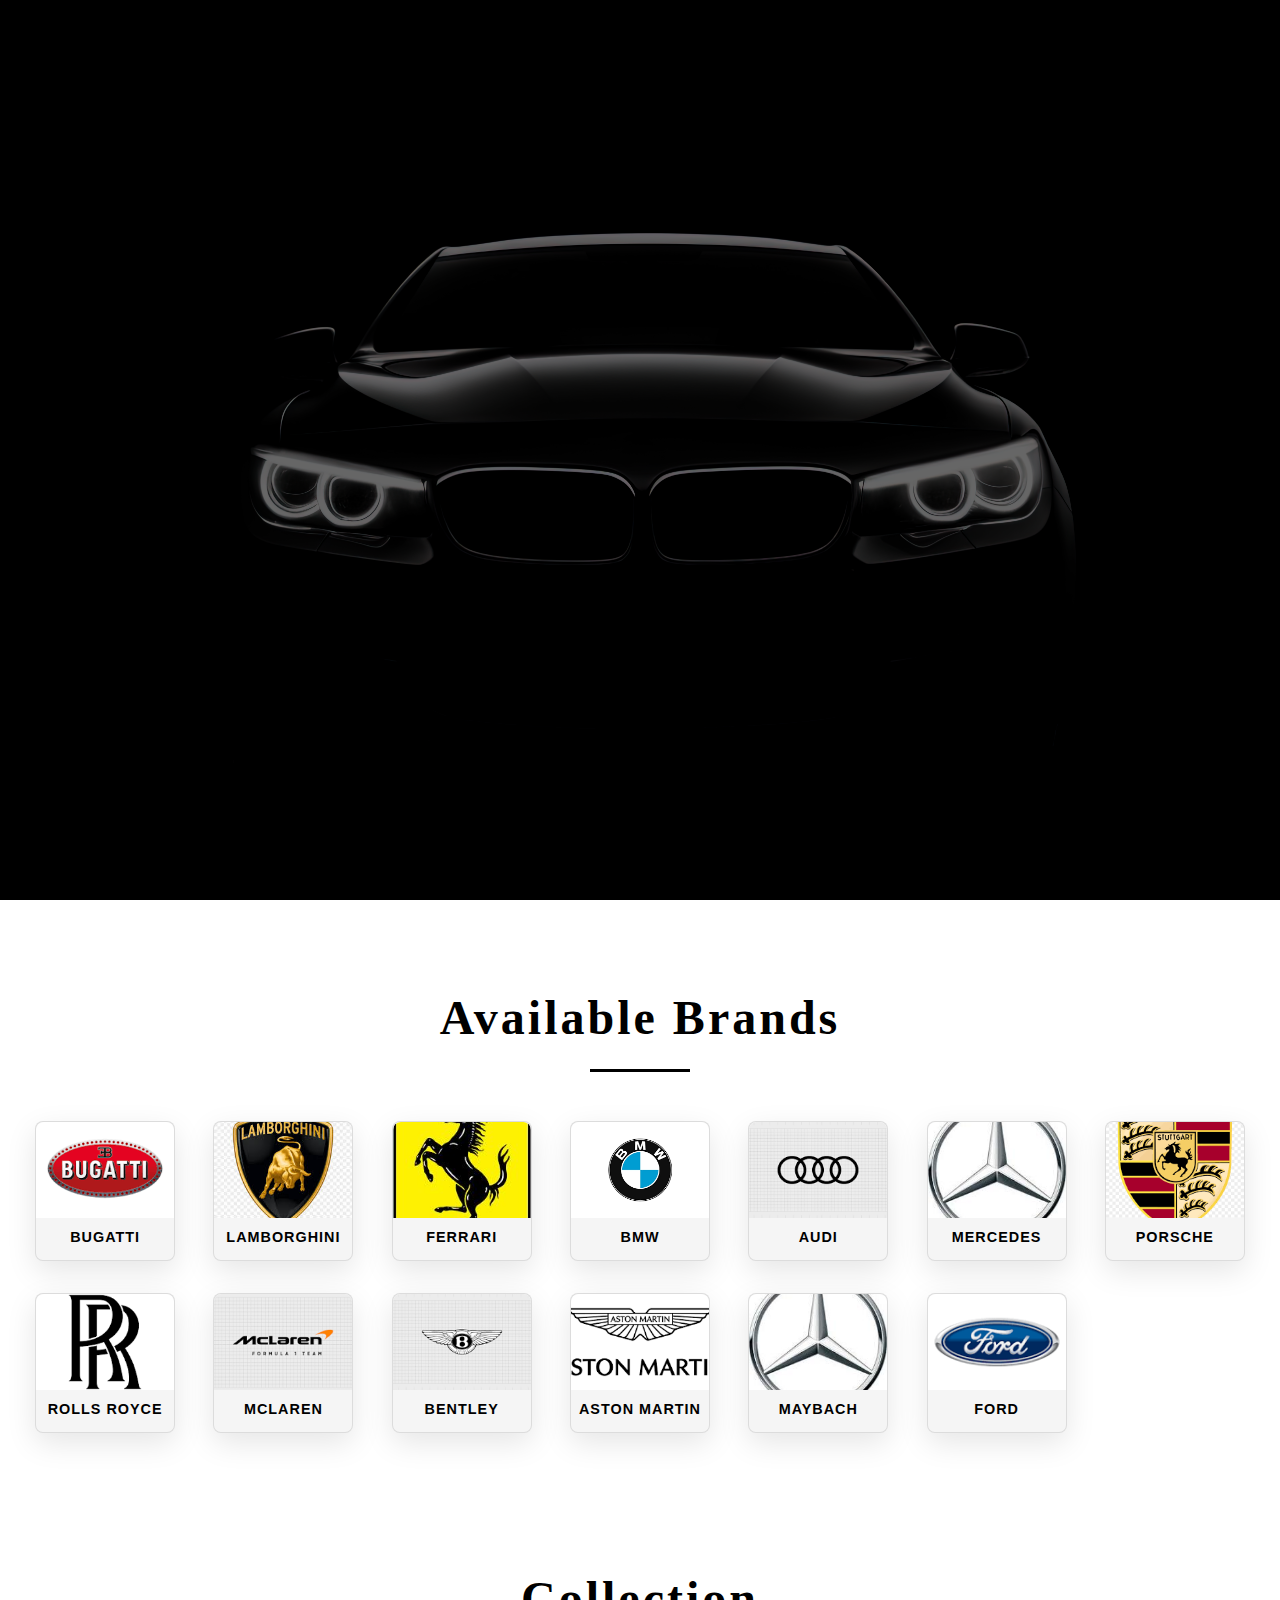
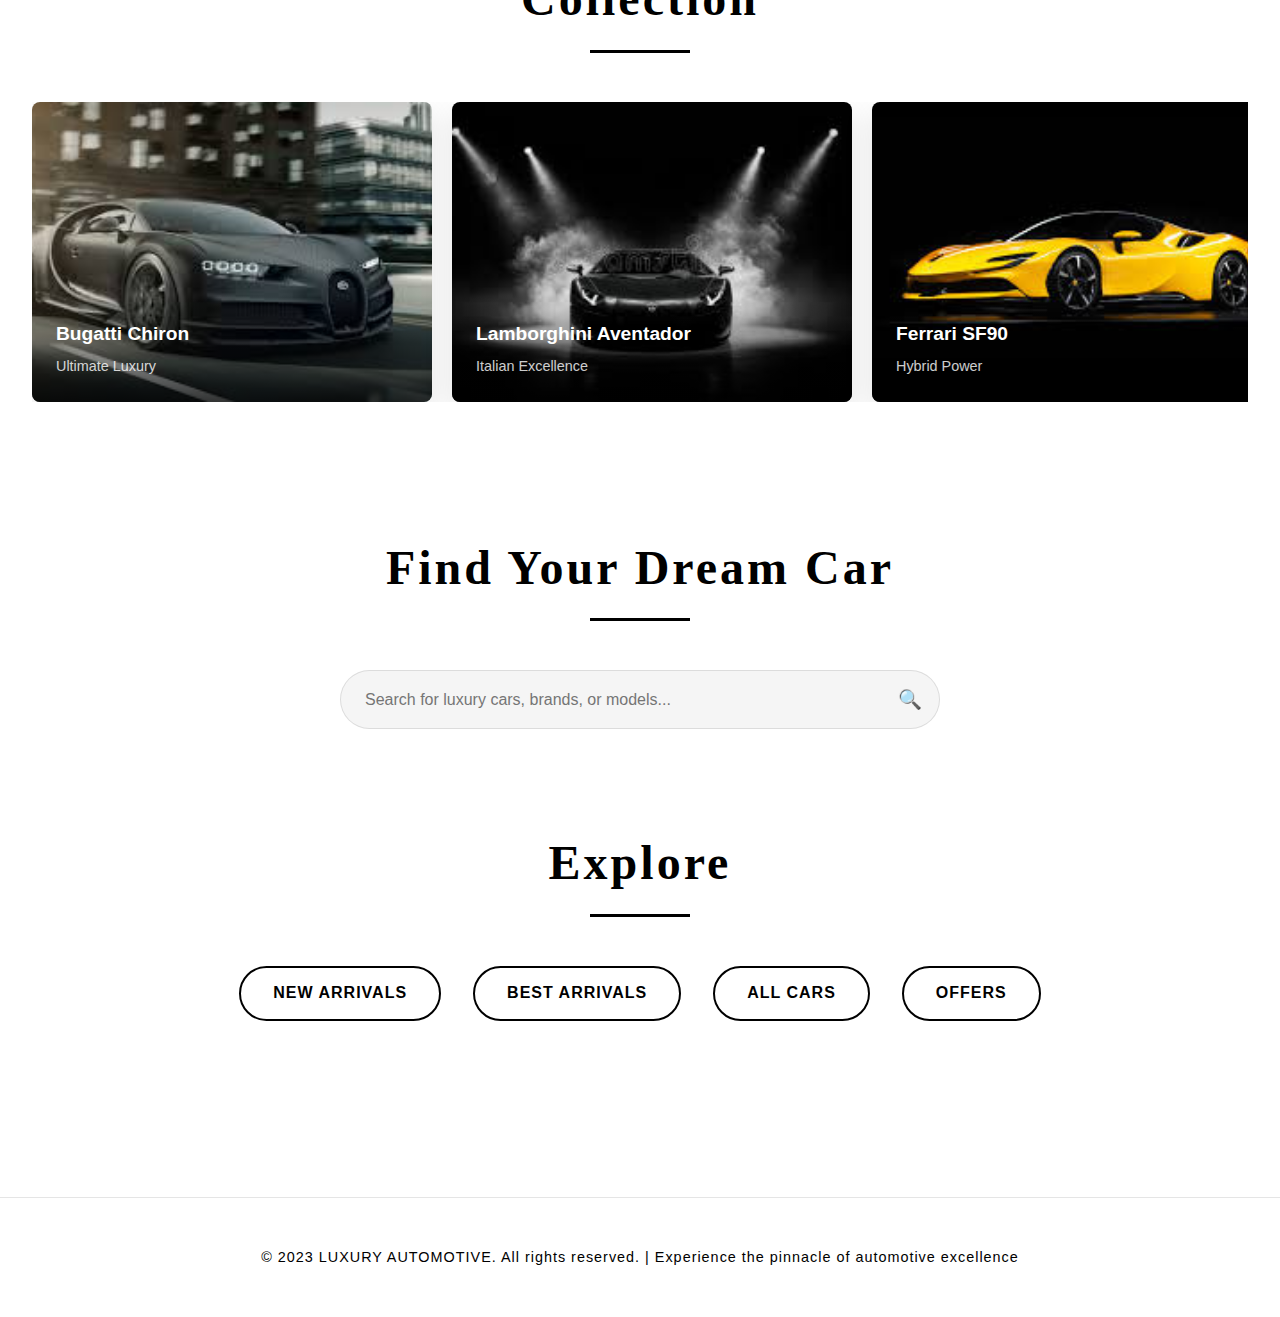
<file: luxurytop.html>
<!DOCTYPE html>
<html lang="en">
<head>
    <meta charset="UTF-8">
    <meta name="viewport" content="width=device-width, initial-scale=1.0">
    <title>LUXURY AUTOMOTIVE - Premium Car Marketplace</title>
    <style>
        /* Reset and Base Styles */
        * {
            margin: 0;
            padding: 0;
            box-sizing: border-box;
        }
        :root {
            --primary:  #000000; /* Black */
            --secondary: #ffffff; /* White */
            --gray: #f5f5f5; /* Light Gray */
            --card-size: 140px;
        }
        body {
            font-family: 'Inter', sans-serif;
            background-color: var(--secondary); /* Changed to white */
            color: var(--primary); /* Changed to black */
            overflow-x: hidden;
            line-height: 1.6;
        }
        /* Entry Page Styles */
        .entry-page {
            height: 100vh;
            display: flex;
            flex-direction: column;
            justify-content: center;
            align-items: center;
            position: relative;
            background-color: var(--primary);
            background-image: url('vecteezy_front-view-dark-silhouette-of-a-modern-luxury-black-car_23977547.jpg');
            background-size: cover;
            background-position: center;
        }
        .entry-page::before {
            content: '';
            position: absolute;
            top: 0;
            left: 0;
            width: 100%;
            height: 100%;
            background-color: rgba(0, 0, 0, 0.6);
            z-index: 1;
        }
        .entry-content {
            text-align: center;
            z-index: 2;
            padding: 2rem;
        }
        .entry-title {
            font-family: 'Playfair Display', serif;
            font-size: 5rem;
            font-weight: 900;
            letter-spacing: 10px;
            margin-bottom: 1rem;
            opacity: 0;
            color: var(--secondary); /* White text */
            animation: fadeInUp 1.5s ease forwards;
        }
        .entry-subtitle {
            font-size: 1.2rem;
            font-weight: 300;
            letter-spacing: 5px;
            text-transform: uppercase;
            margin-bottom: 3rem;
            opacity: 0;
            color: var(--secondary); /* White text */
            animation: fadeInUp 1.5s ease 0.5s forwards;
        }
        .entry-button {
            display: inline-block;
            padding: 1rem 3rem;
            background-color: transparent;
            color: var(--secondary); /* White text */
            border: 2px solid var(--secondary); /* White border */
            text-decoration: none;
            font-weight: 600;
            letter-spacing: 2px;
            text-transform: uppercase;
            transition: all 0.3s ease;
            opacity: 0;
            animation: fadeInUp 1.5s ease 1s forwards;
        }
        .entry-button:hover {
            background-color: var(--secondary);
            color: var(--primary); /* Black text on hover */
        }
        @keyframes fadeInUp {
            from {
                opacity: 0;
                transform: translateY(30px);
            }
            to {
                opacity: 1;
                transform: translateY(0);
            }
        }
        /* Main Container */
        .container {
            max-width: 1400px;
            margin: 0 auto;
            padding: 5rem 2rem;
            position: relative;
            z-index: 1;
        }
        /* Available Brands Section */
        .brands-section {
            margin-bottom: 8rem;
        }
        .section-title {
            font-family: 'Playfair Display', serif;
            font-size: 3rem;
            font-weight: 700;
            margin-bottom: 4rem;
            text-align: center;
            letter-spacing: 3px;
            position: relative;
            color: var(--primary); /* Black text */
        }
        .section-title::after {
            content: '';
            position: absolute;
            bottom: -15px;
            left: 50%;
            transform: translateX(-50%);
            width: 100px;
            height: 3px;
            background-color: var(--primary); /* Black underline */
        }
        .brands-grid {
            display: grid;
            grid-template-columns: repeat(auto-fill, minmax(var(--card-size), 1fr));
            gap: 2rem;
            justify-items: center;
        }
        .brand-card {
            width: var(--card-size);
            height: var(--card-size);
            background-color: var(--gray); /* Light gray background */
            border-radius: 8px;
            display: flex;
            flex-direction: column;
            align-items: center;
            text-decoration: none;
            color: var(--primary); /* Black text */
            transition: all 0.4s ease;
            border: 1px solid rgba(0, 0, 0, 0.1); /* Light black border */
            box-shadow: 0 10px 30px rgba(0, 0, 0, 0.1); /* Lighter shadow */
            position: relative;
            overflow: hidden;
        }
        .brand-card::before {
            content: '';
            position: absolute;
            top: 0;
            left: 0;
            width: 100%;
            height: 100%;
            background: radial-gradient(circle at center, rgba(0, 0, 0, 0.05) 0%, transparent 70%);
            opacity: 0;
            transition: opacity 0.3s ease;
        }
        .brand-card:hover::before {
            opacity: 1;
        }
        .brand-card:hover {
            transform: translateY(-10px);
            box-shadow: 0 15px 40px rgba(0, 0, 0, 0.15);
            border-color: rgba(0, 0, 0, 0.3);
        }
        .brand-image {
            width: 100%;
            height: 70%;
            object-fit: cover;
            border-radius: 8px 8px 0 0;
        }
        .brand-name {
            font-size: 0.9rem;
            font-weight: 600;
            text-align: center;
            padding: 8px 0;
            width: 100%;
            position: relative;
            z-index: 2;
            text-transform: uppercase;
            letter-spacing: 1px;
        }
        /* Image Gallery Section */
        .gallery-section {
            margin-bottom: 8rem;
            overflow: hidden;
        }
        .gallery-container {
            position: relative;
            width: 100%;
            overflow: hidden;
        }
        .gallery-track {
            display: flex;
            animation: scroll 30s linear infinite;
        }
        .gallery-track:hover {
            animation-play-state: paused;
        }
        @keyframes scroll {
            0% { transform: translateX(0); }
            100% { transform: translateX(-50%); }
        }
        .gallery-item {
            flex: 0 0 auto;
            width: 400px;
            height: 300px;
            margin-right: 20px;
            position: relative;
            overflow: hidden;
            border-radius: 8px;
            box-shadow: 0 10px 30px rgba(0, 0, 0, 0.1);
        }
        .gallery-item img {
            width: 100%;
            height: 100%;
            object-fit: cover;
            transition: transform 0.5s ease;
        }
        .gallery-item:hover img {
            transform: scale(1.05);
        }
        .gallery-overlay {
            position: absolute;
            bottom: 0;
            left: 0;
            width: 100%;
            padding: 1.5rem;
            background: linear-gradient(to top, rgba(0, 0, 0, 0.8), transparent);
            color: var(--secondary); /* White text */
        }
        .gallery-title {
            font-size: 1.2rem;
            font-weight: 700;
            margin-bottom: 0.3rem;
        }
        .gallery-subtitle {
            font-size: 0.9rem;
            opacity: 0.8;
        }
        /* Search Section */
        .search-section {
            margin-bottom: 6rem;
            text-align: center;
        }
        .search-container {
            max-width: 600px;
            margin: 0 auto;
            position: relative;
        }
        .search-input {
            width: 100%;
            padding: 1.2rem 3rem 1.2rem 1.5rem;
            background-color: var(--gray);
            border: 1px solid rgba(0, 0, 0, 0.1);
            border-radius: 50px;
            color: var(--primary);
            font-size: 1rem;
            outline: none;
            transition: all 0.3s ease;
        }
        .search-input:focus {
            border-color: rgba(0, 0, 0, 0.3);
        }
        .search-button {
            position: absolute;
            right: 10px;
            top: 50%;
            transform: translateY(-50%);
            background: transparent;
            border: none;
            border-radius: 50%;
            width: 40px;
            height: 40px;
            display: flex;
            align-items: center;
            justify-content: center;
            cursor: pointer;
            color: var(--primary);
            font-size: 1.2rem;
        }
        /* Category Section */
        .category-section {
            margin-bottom: 6rem;
        }
        .category-buttons {
            display: flex;
            justify-content: center;
            gap: 2rem;
            flex-wrap: wrap;
        }
        .category-btn {
            padding: 0.8rem 2rem;
            background-color: transparent;
            border: 2px solid var(--primary);
            border-radius: 30px;
            color: var(--primary);
            text-decoration: none;
            font-weight: 600;
            letter-spacing: 1px;
            text-transform: uppercase;
            transition: all 0.3s ease;
        }
        .category-btn:hover {
            background-color: var(--primary);
            color: var(--secondary);
            transform: translateY(-5px);
        }
         /* Auction Section */
        .auction-section {
            height: 100vh;
            display: flex;
            flex-direction: column;
            justify-content: center;
            align-items: center;
            position: relative;
            background-size: cover;
            background-position: center;
            background-attachment: fixed;
            background-image: url('pexels-mike-bird-170811.jpg');
            opacity: 0;
            animation: fadeIn 1s forwards;
            animation-delay: 5.8s;
        }
        
        .auction-section::before {
            content: '';
            position: absolute;
            top: 0;
            left: 0;
            width: 100%;
            height: 100%;
            background-color: rgba(0, 0, 0, 0.5);
            z-index: 0;
        }
        
        .auction-content {
            text-align: center;
            z-index: 1;
            max-width: 800px;
            padding: 2rem;
            color: var(--secondary);
        }
        
        .auction-grid {
            display: grid;
            grid-template-columns: repeat(auto-fit, minmax(250px, 1fr));
            gap: 30px;
            margin-top: 30px;
        }
        
        .auction-card {
            background-color: rgba(255, 255, 255, 0.9);
            border-radius: 10px;
            overflow: hidden;
            box-shadow: 0 10px 20px rgba(0, 0, 0, 0.2);
            transition: transform 0.3s ease;
            color: var(--primary);
        }
        
        .auction-card:hover {
            transform: translateY(-10px);
        }
        
        .auction-image {
            width: 100%;
            height: 150px;
            object-fit: cover;
        }
        
        .auction-info {
            padding: 15px;
        }
        
        .auction-title {
            font-size: 1.2rem;
            font-weight: 700;
            margin-bottom: 5px;
        }
        
        .auction-details {
            display: flex;
            justify-content: space-between;
            margin-bottom: 10px;
            font-size: 0.9rem;
            color: #555;
        }
        
        .auction-price {
            font-size: 1.1rem;
            font-weight: 700;
            color: var(--primary);
            margin-bottom: 10px;
        }
        
        .auction-timer {
            display: flex;
            align-items: center;
            margin-bottom: 15px;
            color: #d9534f;
            font-weight: 600;
            font-size: 0.9rem;
        }
        
        .auction-timer i {
            margin-right: 8px;
        }
        
        /* Number Plates Section */
        .numberplates-section {
            height: 100vh;
            display: flex;
            flex-direction: column;
            justify-content: center;
            align-items: center;
            position: relative;
            background-size: cover;
            background-position: center;
            background-attachment: fixed;
            background-image: url('pexels-pixabay-163277.jpg');
            opacity: 0;
            animation: fadeIn 1s forwards;
            animation-delay: 6s;
        }
        
        .numberplates-section::before {
            content: '';
            position: absolute;
            top: 0;
            left: 0;
            width: 100%;
            height: 100%;
            background-color: rgba(0, 0, 0, 0.5);
            z-index: 0;
        }
        
        .numberplates-content {
            text-align: center;
            z-index: 1;
            max-width: 800px;
            padding: 2rem;
            color: var(--secondary);
        }
        
        .plate-grid {
            display: grid;
            grid-template-columns: repeat(auto-fit, minmax(200px, 1fr));
            gap: 20px;
            margin-top: 30px;
        }
        
        .plate-card {
            background-color: rgba(255, 255, 255, 0.9);
            border-radius: 10px;
            overflow: hidden;
            box-shadow: 0 10px 20px rgba(0, 0, 0, 0.2);
            transition: transform 0.3s ease;
            color: var(--primary);
        }
        
        .plate-card:hover {
            transform: translateY(-10px);
        }
        
        .plate-display {
            background-color: #f0f0f0;
            padding: 15px;
            text-align: center;
            font-family: 'Courier New', monospace;
            font-size: 1.5rem;
            font-weight: 700;
            letter-spacing: 2px;
            border-bottom: 2px solid #ddd;
        }
        
        .plate-info {
            padding: 15px;
        }
        
        .plate-type {
            font-size: 0.9rem;
            color: #555;
            margin-bottom: 5px;
        }
        
        .plate-price {
            font-size: 1.1rem;
            font-weight: 700;
            color: var(--primary);
        }
        /* Footer */
        .footer {
            padding: 3rem 2rem;
            text-align: center;
            border-top: 1px solid rgba(0, 0, 0, 0.1);
            color: var(--primary);
            font-size: 0.9rem;
            letter-spacing: 1px;
        }
        /* Responsive Design */
        @media (max-width: 768px) {
            .entry-title {
                font-size: 3rem;
                letter-spacing: 5px;
            }
            
            .brands-grid {
                grid-template-columns: repeat(auto-fill, minmax(100px, 1fr));
                gap: 1.5rem;
            }
            
            .brand-card {
                width: 100px;
                height: 100px;
            }
            
            .brand-name {
                font-size: 0.7rem;
            }
            
            .gallery-item {
                width: 300px;
                height: 200px;
            }
            
            .category-buttons {
                gap: 1rem;
            }
            
            .category-btn {
                padding: 0.7rem 1.5rem;
                font-size: 0.9rem;
            }
        }
    </style>
</head>
<body>
    <!-- Entry Page -->
    <div class="entry-page">
        <div class="entry-content">
            <h1 class="entry-title">LUXURY</h1>
            <p class="entry-subtitle">Automotive Excellence</p>
            <a href="#main" class="entry-button">Enter</a>
        </div>
    </div>
    <!-- Main Content -->
    <div id="main" class="container">
        <!-- Available Brands Section -->
        <section class="brands-section">
            <h2 class="section-title">Available Brands</h2>
            <div class="brands-grid">
               <!-- International Luxury Brands -->
<a href="cars.html?brand=bugatti" class="brand-card">
    <img src="bl.png" alt="Bugatti" class="brand-image">
    <div class="brand-name">Bugatti</div>
</a>

<a href="cars.html?brand=lamborghini" class="brand-card">
    <img src="ll.jpg" alt="Lamborghini" class="brand-image">
    <div class="brand-name">Lamborghini</div>
</a>

<a href="cars.html?brand=ferrari" class="brand-card">
    <img src="fl.jpg" alt="Ferrari" class="brand-image">
    <div class="brand-name">Ferrari</div>
</a>

<a href="cars.html?brand=bmw" class="brand-card">
    <img src="bmwl.png" alt="BMW" class="brand-image">
    <div class="brand-name">BMW</div>
</a>

<a href="cars.html?brand=audi" class="brand-card">
    <img src="al.png" alt="Audi" class="brand-image">
    <div class="brand-name">Audi</div>
</a>

<a href="cars.html?brand=mercedes" class="brand-card">
    <img src="ml.jpg" alt="Mercedes" class="brand-image">
    <div class="brand-name">Mercedes</div>
</a>

<a href="cars.html?brand=porsche" class="brand-card">
    <img src="images.png" alt="Porsche" class="brand-image">
    <div class="brand-name">Porsche</div>
</a>

<a href="cars.html?brand=rollsroyce" class="brand-card">
    <img src="rls.png" alt="Rolls Royce" class="brand-image">
    <div class="brand-name">Rolls Royce</div>
</a>

<a href="cars.html?brand=mclaren" class="brand-card">
    <img src="f1.png" alt="McLaren" class="brand-image">
    <div class="brand-name">McLaren</div>
</a>

<a href="cars.html?brand=bentley" class="brand-card">
    <img src="bl2.png" alt="Bentley" class="brand-image">
    <div class="brand-name">Bentley</div>
</a>

<a href="cars.html?brand=astonmartin" class="brand-card">
    <img src="aml.png" alt="Aston Martin" class="brand-image">
    <div class="brand-name">Aston Martin</div>
</a>

<a href="cars.html?brand=maybach" class="brand-card">
    <img src="ml.jpg" alt="Maybach" class="brand-image">
    <div class="brand-name">Maybach</div>
</a>

<a href="cars.html?brand=ford" class="brand-card">
    <img src="fl2.png" alt="Ford" class="brand-image">
    <div class="brand-name">Ford</div>
</a>
            </div>
        </section>
                
        <section class="gallery-section">
    <h2 class="section-title">Collection</h2>
    <div class="gallery-container">
        <div class="gallery-track">
            <!-- First set of images -->
            <div class="gallery-item">
                <img src="lx1.png" alt="Luxury Car">
                <div class="gallery-overlay">
                    <div class="gallery-title">Bugatti Chiron</div>
                    <div class="gallery-subtitle">Ultimate Luxury</div>
                </div>
            </div>
            <div class="gallery-item">
                <img src="lx2.png" alt="Luxury Car">
                <div class="gallery-overlay">
                    <div class="gallery-title">Lamborghini Aventador</div>
                    <div class="gallery-subtitle">Italian Excellence</div>
                </div>
            </div>
            <div class="gallery-item">
                <img src="lx3.png" alt="Luxury Car">
                <div class="gallery-overlay">
                    <div class="gallery-title">Ferrari SF90</div>
                    <div class="gallery-subtitle">Hybrid Power</div>
                </div>
            </div>
            <div class="gallery-item">
                <img src="lx4.png" alt="Luxury Car">
                <div class="gallery-overlay">
                    <div class="gallery-title">BMW i8</div>
                    <div class="gallery-subtitle">Future of Driving</div>
                </div>
            </div>
            <div class="gallery-item">
                <img src="lx5.png" alt="Luxury Car">
                <div class="gallery-overlay">
                    <div class="gallery-title">Audi R8</div>
                    <div class="gallery-subtitle">German Engineering</div>
                </div>
            </div>
            <div class="gallery-item">
                <img src="lx6.png" alt="Luxury Car">
                <div class="gallery-overlay">
                    <div class="gallery-title">Mercedes AMG</div>
                    <div class="gallery-subtitle">Performance Luxury</div>
                </div>
            </div>
            <div class="gallery-item">
                <img src="lx7.png" alt="Luxury Car">
                <div class="gallery-overlay">
                    <div class="gallery-title">Tata Safari</div>
                    <div class="gallery-subtitle">Indian Pride</div>
                </div>
            </div>
            <div class="gallery-item">
                <img src="lx8.png" alt="Luxury Car">
                <div class="gallery-overlay">
                    <div class="gallery-title">Mahindra Thar</div>
                    <div class="gallery-subtitle">Off-Road Legend</div>
                </div>
            </div>

           
        </div>
    </div>
</section>

                    
                
        <!-- Search Section -->
        <section class="search-section">
            <h2 class="section-title">Find Your Dream Car</h2>
            <div class="search-container">
                <input type="text" class="search-input" placeholder="Search for luxury cars, brands, or models...">
                <button class="search-button">🔍</button>
            </div>
        </section>
        <!-- Category Section -->
        <section class="category-section">
            <h2 class="section-title">Explore</h2>
            <div class="category-buttons">
                <a href="#new-arrivals" class="category-btn">New Arrivals</a>
                <a href="#best-arrivals" class="category-btn">Best Arrivals</a>
                <a href="#all-cars" class="category-btn">All Cars</a>
                <a href="#offers" class="category-btn">Offers</a>
            </div>
        </section>
    </div>
    
    <!-- Footer -->
    <footer class="footer">
        <p>&copy; 2023 LUXURY AUTOMOTIVE. All rights reserved. | Experience the pinnacle of automotive excellence</p>
    </footer>
</body>
</html>
</file>
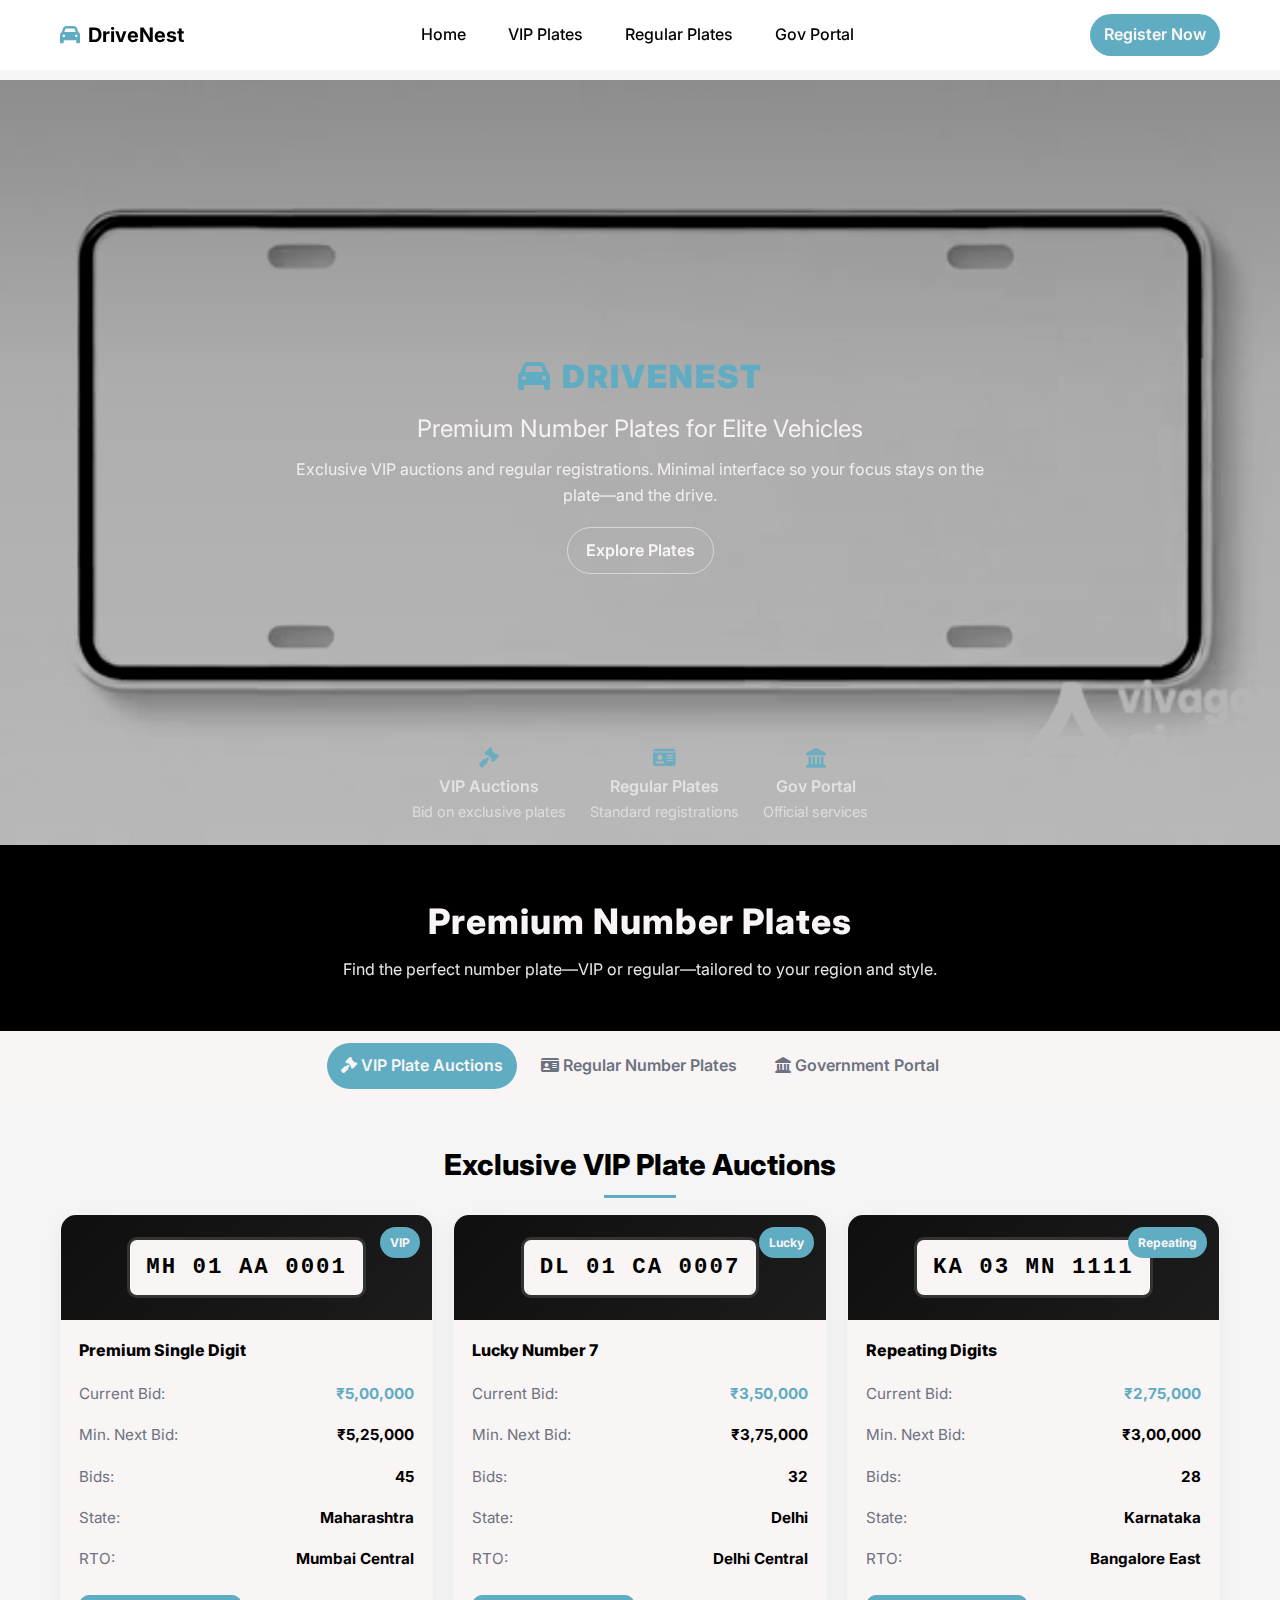
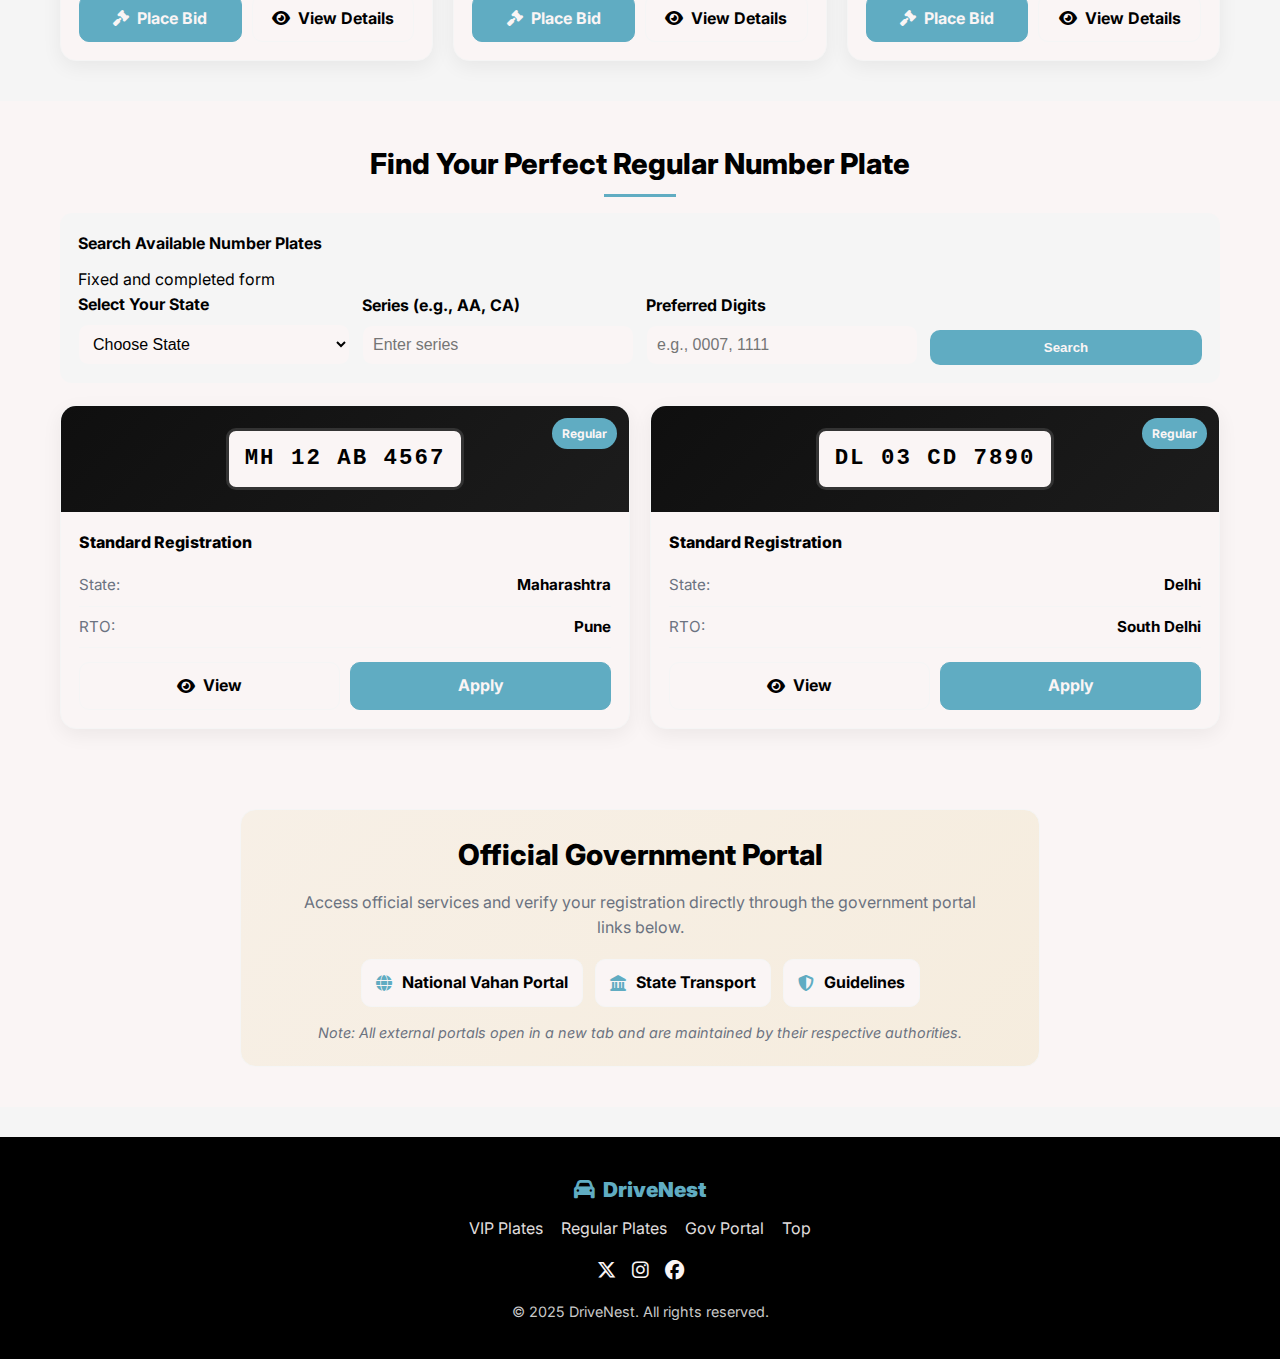
<file: number-plates.html>
<!DOCTYPE html>
<html lang="en">

<head>
    <meta charset="UTF-8" />
    <meta name="viewport" content="width=device-width, initial-scale=1.0" />
    <title>PlateIndia - Premium Number Plates</title>
    <link href="https://cdnjs.cloudflare.com/ajax/libs/font-awesome/6.4.0/css/all.min.css" rel="stylesheet" />
    <link href="https://fonts.googleapis.com/css2?family=Inter:wght@300;400;500;600;700;900&display=swap"
        rel="stylesheet" />
    <style>
        /* Color system: 5 colors total */
        :root {
            --white: #000000;
            --black: #faf5f5;
            --gray: #6B7280;
            --off: #F5F5F5;
            --gold: #60acc2;

            /* Map existing names to the palette (no extra colors introduced) */
            --primary-white: var(--black);
            --charcoal: var(--white);
            --dark-charcoal: #000000;
            --light-gold: var(--gold);
            --light-gray: var(--off);
            --medium-gray: var(--gray);
            --border-color: var(--off);
        }

        * {
            margin: 0;
            padding: 0;
            box-sizing: border-box
        }

        html,
        body {
            height: 100%
        }

        body {
            font-family: 'Inter', system-ui, -apple-system, Segoe UI, Roboto, Helvetica, Arial, sans-serif;
            line-height: 1.6;
            color: var(--charcoal);
            background: var(--light-gray);
            padding-top: 80px;
        }

        /* Navigation */
        .navbar {
            position: fixed;
            top: 0;
            left: 0;
            right: 0;
            z-index: 1000;
            background: rgba(255, 255, 255, 0.95);
            backdrop-filter: blur(16px);
            border-bottom: 1px solid var(--border-color);
        }

        .nav-container {
            max-width: 1200px;
            margin: 0 auto;
            display: flex;
            align-items: center;
            justify-content: space-between;
            padding: 14px 20px;
        }

        .logo {
            display: flex;
            align-items: center;
            gap: 8px;
            font-weight: 700;
            font-size: 1.25rem;
            color: var(--charcoal);
            text-decoration: none;
        }

        .logo i {
            color: var(--gold)
        }

        .nav-menu {
            list-style: none;
            display: flex;
            gap: 18px
        }

        .nav-link {
            text-decoration: none;
            color: var(--charcoal);
            font-weight: 500;
            padding: 8px 12px;
            border-radius: 8px;
            transition: .2s ease;
        }

        .nav-link:hover {
            background: var(--off);
            color: var(--gold)
        }

        .nav-cta {
            text-decoration: none;
            background: var(--gold);
            color: var(--primary-white);
            padding: 8px 14px;
            border-radius: 999px;
            font-weight: 600;
            transition: .2s ease;
        }

        .nav-cta:hover {
            background: var(--charcoal)
        }

        /* Minimal Entrance Hero with B/W video */
        .hero {
            position: relative;
            min-height: 85vh;
            display: flex;
            align-items: center;
            justify-content: center;
            background: var(--dark-charcoal);
            overflow: hidden;
        }

        .hero-video {
            position: absolute;
            inset: 0;
            width: 100%;
            height: 100%;
            object-fit: cover;
            object-position: center;
            filter: grayscale(100%) contrast(1.1) brightness(0.85);
            pointer-events: none;
            /* ensure video is a true background (unclickable) */
        }

        /* Fallback if user prefers reduced motion */
        @media (prefers-reduced-motion: reduce) {
            .hero-video {
                display: none
            }

            .hero {
                background: url('53b4b688-cf43-4b66-b552-3d08e370bde6_wm.mp4') center/cover no-repeat
            }
        }

        .hero-overlay {
            /* ultra-minimal overlay so video stays visible */
            position: absolute;
            inset: 0;
            background: linear-gradient(to bottom, rgba(0, 0, 0, 0.35), rgba(0, 0, 0, 0.2) 40%, rgba(0, 0, 0, 0.15));
            pointer-events: none;
        }

        .hero-content {
            position: relative;
            z-index: 1;
            text-align: center;
            color: var(--primary-white);
            padding: 16px 20px;
            max-width: 820px;
            animation: fadeInUp 0.8s ease both;
        }

        .hero-logo {
            display: flex;
            align-items: center;
            justify-content: center;
            gap: 10px;
            font-weight: 900;
            letter-spacing: 2px;
            text-transform: uppercase;
            color: var(--gold);
            font-size: 2rem;
            margin-bottom: 8px;
        }

        .hero-tagline {
            font-size: 1.5rem;
            font-weight: 400;
            margin-bottom: 8px;
            opacity: .95;
        }

        .hero-description {
            font-size: 1rem;
            opacity: .9;
            margin-bottom: 18px;
            line-height: 1.65;
            max-width: 700px;
            margin-left: auto;
            margin-right: auto;
        }

        .cta-button {
            display: inline-block;
            border: 1px solid rgba(255, 255, 255, 0.5);
            color: var(--primary-white);
            text-decoration: none;
            font-weight: 600;
            padding: 10px 18px;
            border-radius: 999px;
            backdrop-filter: blur(6px);
            background: transparent;
            transition: .2s ease;
        }

        .cta-button:hover {
            border-color: var(--gold);
            color: var(--gold)
        }

        .features {
            position: absolute;
            bottom: 22px;
            left: 0;
            right: 0;
            display: flex;
            justify-content: center;
            gap: 24px;
            flex-wrap: wrap;
            padding: 0 16px;
        }

        .feature {
            color: #eaeaea;
            text-align: center;
            opacity: .85;
            transition: .2s ease
        }

        .feature:hover {
            opacity: 1;
            transform: translateY(-2px)
        }

        .feature i {
            color: var(--gold);
            font-size: 1.25rem;
            margin-bottom: 6px;
            display: block
        }

        .feature-title {
            font-weight: 600
        }

        .feature-desc {
            font-size: .9rem;
            opacity: .85
        }

        /* Page Header + Tabs */
        .page-header {
            background: linear-gradient(135deg, var(--charcoal), var(--dark-charcoal));
            color: var(--primary-white);
            text-align: center;
            padding: 48px 0;
            position: relative;
            overflow: hidden;
        }

        .page-header::before {
            content: "";
            position: absolute;
            inset: 0;
            background: url('https://images.unsplash.com/photo-1554224713-d8560f709cbe?q=80&w=2070&auto=format&fit=crop') center/cover no-repeat;
            opacity: .15;
            z-index: 0;
        }

        .page-header .container {
            position: relative;
            z-index: 1
        }

        .page-title {
            font-size: 2.2rem;
            font-weight: 800;
            letter-spacing: 1px;
            margin-bottom: 8px
        }

        .page-subtitle {
            font-size: 1rem;
            max-width: 700px;
            margin: 0 auto;
            color: #e7e7e7
        }

        .tabs-section {
            background: var(--primary-white);
            position: sticky;
            top: 80px;
            z-index: 10;
            border-bottom: 1px solid var(--border-color)
        }

        .tabs-container {
            max-width: 1200px;
            margin: 0 auto;
            padding: 12px 20px
        }

        .tabs {
            display: flex;
            gap: 10px;
            justify-content: center;
            flex-wrap: wrap
        }

        .tab {
            text-decoration: none;
            color: var(--gray);
            font-weight: 600;
            padding: 10px 14px;
            border-radius: 999px;
            transition: .2s ease;
        }

        .tab:hover {
            background: var(--off);
            color: var(--charcoal)
        }

        .tab.active {
            background: var(--gold);
            color: var(--primary-white)
        }

        /* Content sections */
        .content-section {
            padding: 40px 0
        }

        .container {
            max-width: 1200px;
            margin: 0 auto;
            padding: 0 20px
        }

        .section-title {
            font-size: 1.8rem;
            font-weight: 800;
            text-align: center;
            margin-bottom: 26px;
            color: var(--charcoal);
            position: relative;
        }

        .section-title::after {
            content: "";
            position: absolute;
            left: 50%;
            transform: translateX(-50%);
            bottom: -10px;
            width: 72px;
            height: 3px;
            background: var(--gold);
        }

        .plate-grid {
            display: grid;
            grid-template-columns: repeat(auto-fit, minmax(320px, 1fr));
            gap: 20px;
        }

        .plate-card {
            background: var(--primary-white);
            border: 1px solid var(--border-color);
            border-radius: 16px;
            overflow: hidden;
            transition: .2s ease;
            box-shadow: 0 6px 20px rgba(0, 0, 0, 0.06);
        }

        .plate-card:hover {
            transform: translateY(-4px);
            box-shadow: 0 12px 28px rgba(0, 0, 0, 0.08)
        }

        .plate-display {
            background: linear-gradient(135deg, #0f0f0f, #1c1c1c);
            padding: 22px;
            text-align: center;
            position: relative
        }

        .plate-type {
            position: absolute;
            top: 12px;
            right: 12px;
            background: var(--gold);
            color: var(--primary-white);
            padding: 6px 10px;
            border-radius: 999px;
            font-size: .75rem;
            font-weight: 700;
        }

        .plate-number {
            background: var(--primary-white);
            color: var(--charcoal);
            display: inline-block;
            padding: 10px 16px;
            border-radius: 10px;
            border: 3px solid #333;
            font-family: 'Courier New', monospace;
            font-weight: 700;
            letter-spacing: 2px;
            font-size: 1.4rem;
            min-width: 180px;
        }

        .plate-info {
            padding: 18px
        }

        .plate-title {
            font-weight: 800;
            margin-bottom: 10px
        }

        .plate-details {
            margin-bottom: 14px
        }

        .detail-row {
            display: flex;
            align-items: center;
            justify-content: space-between;
            padding: 8px 0;
            border-bottom: 1px solid var(--border-color);
            font-size: .95rem;
        }

        .detail-label {
            color: var(--gray)
        }

        .detail-value {
            font-weight: 700;
            color: var(--charcoal)
        }

        .current-bid {
            color: var(--gold)
        }

        .plate-actions {
            display: flex;
            gap: 10px
        }

        .btn {
            flex: 1;
            display: inline-flex;
            align-items: center;
            justify-content: center;
            gap: 8px;
            text-decoration: none;
            font-weight: 700;
            padding: 10px 12px;
            border-radius: 10px;
            border: 1px solid var(--border-color);
            color: var(--charcoal);
            background: var(--primary-white);
            transition: .2s ease;
        }

        .btn:hover {
            border-color: var(--gold);
            color: var(--gold)
        }

        .btn-primary {
            background: var(--gold);
            color: var(--primary-white);
            border-color: var(--gold)
        }

        .btn-primary:hover {
            background: var(--charcoal);
            border-color: var(--charcoal);
            color: var(--primary-white)
        }

        /* Regular Plates Search */
        .normal-plates {
            background: var(--primary-white)
        }

        .search-section {
            background: var(--off);
            padding: 18px;
            border-radius: 12px;
            margin-bottom: 22px
        }

        .search-form {
            display: grid;
            grid-template-columns: repeat(auto-fit, minmax(200px, 1fr));
            gap: 12px;
            align-items: end;
        }

        .form-group {
            display: flex;
            flex-direction: column;
            gap: 6px
        }

        .form-group label {
            font-weight: 700;
            color: var(--charcoal)
        }

        .form-group select,
        .form-group input {
            padding: 10px;
            border: 1px solid var(--border-color);
            border-radius: 10px;
            font-size: 1rem;
            transition: .2s ease;
            background: var(--primary-white);
        }

        .form-group select:focus,
        .form-group input:focus {
            outline: none;
            border-color: var(--gold)
        }

        .search-btn {
            background: var(--gold);
            color: var(--primary-white);
            border: none;
            border-radius: 10px;
            padding: 10px 14px;
            font-weight: 700;
            cursor: pointer;
            transition: .2s ease;
        }

        .search-btn:hover {
            background: var(--charcoal)
        }

        /* Government Portal */
        .gov-portal {
            background: var(--primary-white)
        }

        .gov-content {
            max-width: 800px;
            margin: 0 auto;
            text-align: center;
            padding: 22px;
            border-radius: 16px;
            border: 1px solid var(--border-color);
            background: linear-gradient(135deg, rgba(212, 175, 55, 0.08), rgba(212, 175, 55, 0.12));
        }

        .gov-title {
            font-size: 1.8rem;
            font-weight: 800;
            margin-bottom: 12px
        }

        .gov-description {
            color: var(--gray);
            max-width: 700px;
            margin: 0 auto 18px
        }

        .gov-links {
            display: flex;
            flex-wrap: wrap;
            justify-content: center;
            gap: 12px;
            margin-bottom: 14px
        }

        .gov-link {
            text-decoration: none;
            color: var(--charcoal);
            font-weight: 700;
            border: 1px solid var(--border-color);
            background: var(--primary-white);
            padding: 10px 14px;
            border-radius: 10px;
            display: flex;
            align-items: center;
            gap: 10px;
            transition: .2s ease;
        }

        .gov-link i {
            color: var(--gold)
        }

        .gov-link:hover {
            border-color: var(--gold);
            color: var(--gold)
        }

        .note {
            font-size: .9rem;
            color: var(--gray);
            font-style: italic
        }

        /* Footer */
        footer {
            background: var(--dark-charcoal);
            color: var(--primary-white);
            text-align: center;
            padding: 36px 0;
            margin-top: 30px
        }

        .footer-content {
            max-width: 1100px;
            margin: 0 auto;
            padding: 0 20px
        }

        .footer-logo {
            display: flex;
            align-items: center;
            justify-content: center;
            gap: 8px;
            font-weight: 900;
            color: var(--gold);
            font-size: 1.3rem;
            margin-bottom: 10px
        }

        .footer-links {
            display: flex;
            justify-content: center;
            gap: 18px;
            margin-bottom: 14px;
            flex-wrap: wrap
        }

        .footer-link {
            text-decoration: none;
            color: var(--primary-white);
            opacity: .9
        }

        .footer-link:hover {
            color: var(--gold)
        }

        .social-icons {
            display: flex;
            justify-content: center;
            gap: 16px;
            margin-bottom: 14px
        }

        .social-icon {
            color: var(--primary-white);
            font-size: 1.2rem
        }

        .social-icon:hover {
            color: var(--gold)
        }

        .copyright {
            color: #c9c9c9;
            font-size: .9rem
        }

        /* Animations */
        @keyframes fadeInUp {
            from {
                opacity: 0;
                transform: translateY(12px)
            }

            to {
                opacity: 1;
                transform: translateY(0)
            }
        }

        /* Responsive */
        @media (max-width:768px) {
            .nav-menu {
                display: none
            }

            .hero {
                min-height: 78vh
            }

            .hero-logo {
                font-size: 1.6rem
            }

            .hero-tagline {
                font-size: 1.25rem
            }

            .features {
                position: static;
                margin-top: 10px
            }

            .tabs {
                gap: 8px
            }

            .plate-grid {
                grid-template-columns: 1fr
            }

            .plate-actions {
                flex-direction: column
            }

            .footer-links {
                flex-direction: column;
                gap: 8px
            }
        }
    </style>
</head>

<body>
   
    <nav class="navbar" aria-label="Main navigation">
        <div class="nav-container">
            <a href="#hero" class="logo" aria-label="PlateIndia home">
                <i class="fas fa-car" aria-hidden="true"></i>
                DriveNest
            </a>
            <ul class="nav-menu" role="menubar">
                <li role="none"><a role="menuitem" href="#hero" class="nav-link">Home</a></li>
                <li role="none"><a role="menuitem" href="#vip-content" class="nav-link">VIP Plates</a></li>
                <li role="none"><a role="menuitem" href="#regular-content" class="nav-link">Regular Plates</a></li>
                <li role="none"><a role="menuitem" href="#gov-content" class="nav-link">Gov Portal</a></li>
               
            </ul>
            <a href="#" class="nav-cta">Register Now</a>
        </div>
    </nav>

   
    <section class="hero" id="hero" aria-label="Entrance video section">
        <video class="hero-video" autoplay muted loop playsinline preload="auto"
            poster="https://images.unsplash.com/photo-1554224713-d8560f709cbe?q=80&w=1200&auto=format&fit=crop"
            aria-hidden="true">
            
            <source src="53b4b688-cf43-4b66-b552-3d08e370bde6_wm.mp4"
                type="video/mp4" />
        </video>
        <div class="hero-overlay" aria-hidden="true"></div>

        <div class="hero-content">
            <div class="hero-logo">
                <i class="fas fa-car" aria-hidden="true"></i>
                DriveNest
            </div>
            <h1 class="hero-tagline">Premium Number Plates for Elite Vehicles</h1>
            <p class="hero-description">
                Exclusive VIP auctions and regular registrations. Minimal interface so your focus stays on the plate—and
                the drive.
            </p>
            <a href="#vip-content" class="cta-button">Explore Plates</a>
        </div>

        <div class="features" aria-label="Key features">
            <div class="feature">
                <i class="fas fa-gavel" aria-hidden="true"></i>
                <div class="feature-title">VIP Auctions</div>
                <div class="feature-desc">Bid on exclusive plates</div>
            </div>
            <div class="feature">
                <i class="fas fa-id-card" aria-hidden="true"></i>
                <div class="feature-title">Regular Plates</div>
                <div class="feature-desc">Standard registrations</div>
            </div>
            <div class="feature">
                <i class="fas fa-landmark" aria-hidden="true"></i>
                <div class="feature-title">Gov Portal</div>
                <div class="feature-desc">Official services</div>
            </div>
        </div>
    </section>


    <section class="page-header" aria-labelledby="page-title">
        <div class="container">
            <h2 id="page-title" class="page-title">Premium Number Plates</h2>
            <p class="page-subtitle">Find the perfect number plate—VIP or regular—tailored to your region and style.</p>
        </div>
    </section>


    <section class="tabs-section" aria-label="Sections">
        <div class="tabs-container">
            <div class="tabs" role="tablist" aria-label="Plate sections">
                <a href="#vip-content" class="tab active" role="tab" aria-selected="true">
                    <i class="fas fa-gavel" aria-hidden="true"></i>
                    VIP Plate Auctions
                </a>
                <a href="#regular-content" class="tab" role="tab" aria-selected="false">
                    <i class="fas fa-id-card" aria-hidden="true"></i>
                    Regular Number Plates
                </a>
                <a href="#gov-content" class="tab" role="tab" aria-selected="false">
                    <i class="fas fa-landmark" aria-hidden="true"></i>
                    Government Portal
                </a>
            </div>
        </div>
    </section>

   
    <section class="content-section" id="vip-content" aria-labelledby="vip-title">
        <div class="container">
            <h3 id="vip-title" class="section-title">Exclusive VIP Plate Auctions</h3>

            <div class="plate-grid">
                
                <div class="plate-card">
                    <div class="plate-display">
                        <div class="plate-type">VIP</div>
                        <div class="plate-number">MH 01 AA 0001</div>
                    </div>
                    <div class="plate-info">
                        <h4 class="plate-title">Premium Single Digit</h4>
                        <div class="plate-details">
                            <div class="detail-row">
                                <span class="detail-label">Current Bid:</span>
                                <span class="detail-value current-bid">₹5,00,000</span>
                            </div>
                            <div class="detail-row">
                                <span class="detail-label">Min. Next Bid:</span>
                                <span class="detail-value">₹5,25,000</span>
                            </div>
                            <div class="detail-row">
                                <span class="detail-label">Bids:</span>
                                <span class="detail-value">45</span>
                            </div>
                            <div class="detail-row">
                                <span class="detail-label">State:</span>
                                <span class="detail-value">Maharashtra</span>
                            </div>
                            <div class="detail-row">
                                <span class="detail-label">RTO:</span>
                                <span class="detail-value">Mumbai Central</span>
                            </div>
                        </div>
                        <div class="plate-actions">
                            <a href="#" class="btn btn-primary" aria-label="Place Bid for MH 01 AA 0001">
                                <i class="fas fa-gavel" aria-hidden="true"></i> Place Bid
                            </a>
                            <a href="#" class="btn" aria-label="View Details for MH 01 AA 0001">
                                <i class="fas fa-eye" aria-hidden="true"></i> View Details
                            </a>
                        </div>
                    </div>
                </div>

              
                <div class="plate-card">
                    <div class="plate-display">
                        <div class="plate-type">Lucky</div>
                        <div class="plate-number">DL 01 CA 0007</div>
                    </div>
                    <div class="plate-info">
                        <h4 class="plate-title">Lucky Number 7</h4>
                        <div class="plate-details">
                            <div class="detail-row">
                                <span class="detail-label">Current Bid:</span>
                                <span class="detail-value current-bid">₹3,50,000</span>
                            </div>
                            <div class="detail-row">
                                <span class="detail-label">Min. Next Bid:</span>
                                <span class="detail-value">₹3,75,000</span>
                            </div>
                            <div class="detail-row">
                                <span class="detail-label">Bids:</span>
                                <span class="detail-value">32</span>
                            </div>
                            <div class="detail-row">
                                <span class="detail-label">State:</span>
                                <span class="detail-value">Delhi</span>
                            </div>
                            <div class="detail-row">
                                <span class="detail-label">RTO:</span>
                                <span class="detail-value">Delhi Central</span>
                            </div>
                        </div>
                        <div class="plate-actions">
                            <a href="#" class="btn btn-primary" aria-label="Place Bid for DL 01 CA 0007">
                                <i class="fas fa-gavel" aria-hidden="true"></i> Place Bid
                            </a>
                            <a href="#" class="btn" aria-label="View Details for DL 01 CA 0007">
                                <i class="fas fa-eye" aria-hidden="true"></i> View Details
                            </a>
                        </div>
                    </div>
                </div>

                
                <div class="plate-card">
                    <div class="plate-display">
                        <div class="plate-type">Repeating</div>
                        <div class="plate-number">KA 03 MN 1111</div>
                    </div>
                    <div class="plate-info">
                        <h4 class="plate-title">Repeating Digits</h4>
                        <div class="plate-details">
                            <div class="detail-row">
                                <span class="detail-label">Current Bid:</span>
                                <span class="detail-value current-bid">₹2,75,000</span>
                            </div>
                            <div class="detail-row">
                                <span class="detail-label">Min. Next Bid:</span>
                                <span class="detail-value">₹3,00,000</span>
                            </div>
                            <div class="detail-row">
                                <span class="detail-label">Bids:</span>
                                <span class="detail-value">28</span>
                            </div>
                            <div class="detail-row">
                                <span class="detail-label">State:</span>
                                <span class="detail-value">Karnataka</span>
                            </div>
                            <div class="detail-row">
                                <span class="detail-label">RTO:</span>
                                <span class="detail-value">Bangalore East</span>
                            </div>
                        </div>
                        <div class="plate-actions">
                            <a href="#" class="btn btn-primary" aria-label="Place Bid for KA 03 MN 1111">
                                <i class="fas fa-gavel" aria-hidden="true"></i> Place Bid
                            </a>
                            <a href="#" class="btn" aria-label="View Details for KA 03 MN 1111">
                                <i class="fas fa-eye" aria-hidden="true"></i> View Details
                            </a>
                        </div>
                    </div>
                </div>

            </div>
        </div>
    </section>

 
    <section class="content-section normal-plates" id="regular-content" aria-labelledby="regular-title">
        <div class="container">
            <h3 id="regular-title" class="section-title">Find Your Perfect Regular Number Plate</h3>

            <div class="search-section">
                <h4 style="margin-bottom: 10px; color: var(--charcoal);">Search Available Number Plates</h4>

                Fixed and completed form
                <form class="search-form" action="#" method="get">
                    <div class="form-group">
                        <label for="state">Select Your State</label>
                        <select id="state" name="state" aria-label="Select state">
                            <option value="">Choose State</option>
                            <option value="AN">Andaman and Nicobar Islands (AN)</option>
                            <option value="AP">Andhra Pradesh (AP)</option>
                            <option value="AS">Assam (AS)</option>
                            <option value="BR">Bihar (BR)</option>
                            <option value="DL">Delhi (DL)</option>
                            <option value="GJ">Gujarat (GJ)</option>
                            <option value="KA">Karnataka (KA)</option>
                            <option value="MH">Maharashtra (MH)</option>
                            <option value="PB">Punjab (PB)</option>
                            <option value="RJ">Rajasthan (RJ)</option>
                            <option value="TN">Tamil Nadu (TN)</option>
                            <option value="UP">Uttar Pradesh (UP)</option>
                           
                        </select>
                    </div>

                    <div class="form-group">
                        <label for="series">Series (e.g., AA, CA)</label>
                        <input id="series" name="series" type="text" placeholder="Enter series" />
                    </div>

                    <div class="form-group">
                        <label for="digits">Preferred Digits</label>
                        <input id="digits" name="digits" type="text" placeholder="e.g., 0007, 1111" />
                    </div>

                    <button type="submit" class="search-btn">Search</button>
                </form>
            </div>

           
            <div class="plate-grid" aria-label="Regular plate examples">
                <div class="plate-card">
                    <div class="plate-display">
                        <div class="plate-type">Regular</div>
                        <div class="plate-number">MH 12 AB 4567</div>
                    </div>
                    <div class="plate-info">
                        <h4 class="plate-title">Standard Registration</h4>
                        <div class="plate-details">
                            <div class="detail-row"><span class="detail-label">State:</span><span
                                    class="detail-value">Maharashtra</span></div>
                            <div class="detail-row"><span class="detail-label">RTO:</span><span
                                    class="detail-value">Pune</span></div>
                        </div>
                        <div class="plate-actions">
                            <a href="underconstruction.html" class="btn"><i class="fas fa-eye" aria-hidden="true"></i>
                                View</a>
                            <a href="underconstruction.html" class="btn btn-primary">Apply</a>
                        </div>
                    </div>
                </div>

                <div class="plate-card">
                    <div class="plate-display">
                        <div class="plate-type">Regular</div>
                        <div class="plate-number">DL 03 CD 7890</div>
                    </div>
                    <div class="plate-info">
                        <h4 class="plate-title">Standard Registration</h4>
                        <div class="plate-details">
                            <div class="detail-row"><span class="detail-label">State:</span><span
                                    class="detail-value">Delhi</span></div>
                            <div class="detail-row"><span class="detail-label">RTO:</span><span
                                    class="detail-value">South Delhi</span></div>
                        </div>
                        <div class="plate-actions">
                            <a href="underconstruction.html" class="btn"><i class="fas fa-eye" aria-hidden="true"></i>
                                View</a>
                            <a href="underconstruction.html" class="btn btn-primary">Apply</a>
                        </div>
                    </div>
                </div>

            </div>
        </div>
    </section>

    
    <section class="content-section gov-portal" id="gov-content" aria-labelledby="gov-title">
        <div class="container">
            <div class="gov-content">
                <h3 id="gov-title" class="gov-title">Official Government Portal</h3>
                <p class="gov-description">
                    Access official services and verify your registration directly through the government portal links
                    below.
                </p>
                <div class="gov-links" role="list">
                    <a class="gov-link" href="https://vahan.parivahan.gov.in/nrservices/" role="listitem"><i
                            class="fas fa-globe" aria-hidden="true"></i> National Vahan Portal</a>
                    <a class="gov-link" href="https://parivahan.gov.in/parivahan/" role="listitem"><i
                            class="fas fa-landmark" aria-hidden="true"></i> State Transport</a>
                    <a class="gov-link" href="https://www.transport.gov.za/?page_id=1155" role="listitem"><i
                            class="fas fa-shield-alt" aria-hidden="true"></i> Guidelines</a>
                </div>
                <p class="note">Note: All external portals open in a new tab and are maintained by their respective
                    authorities.</p>
            </div>
        </div>
    </section>

  
    <footer id="contact" aria-label="Footer">
        <div class="footer-content">
            <div class="footer-logo">
                <i class="fas fa-car" aria-hidden="true"></i> DriveNest
            </div>
            <div class="footer-links">
                <a class="footer-link" href="#vip-content">VIP Plates</a>
                <a class="footer-link" href="#regular-content">Regular Plates</a>
                <a class="footer-link" href="https://vahan.parivahan.gov.in/nrservices/">Gov Portal</a>
                <a class="footer-link" href="#hero">Top</a>
            </div>
            <div class="social-icons" aria-label="Social media">
                <a class="social-icon" href="#" aria-label="Twitter"><i class="fab fa-x-twitter"
                        aria-hidden="true"></i></a>
                <a class="social-icon" href="#" aria-label="Instagram"><i class="fab fa-instagram"
                        aria-hidden="true"></i></a>
                <a class="social-icon" href="#" aria-label="Facebook"><i class="fab fa-facebook"
                        aria-hidden="true"></i></a>
            </div>
            <div class="copyright">© <span id="year">2025</span> DriveNest. All rights reserved.</div>
        </div>
    </footer>
</body>

</html>
</file>
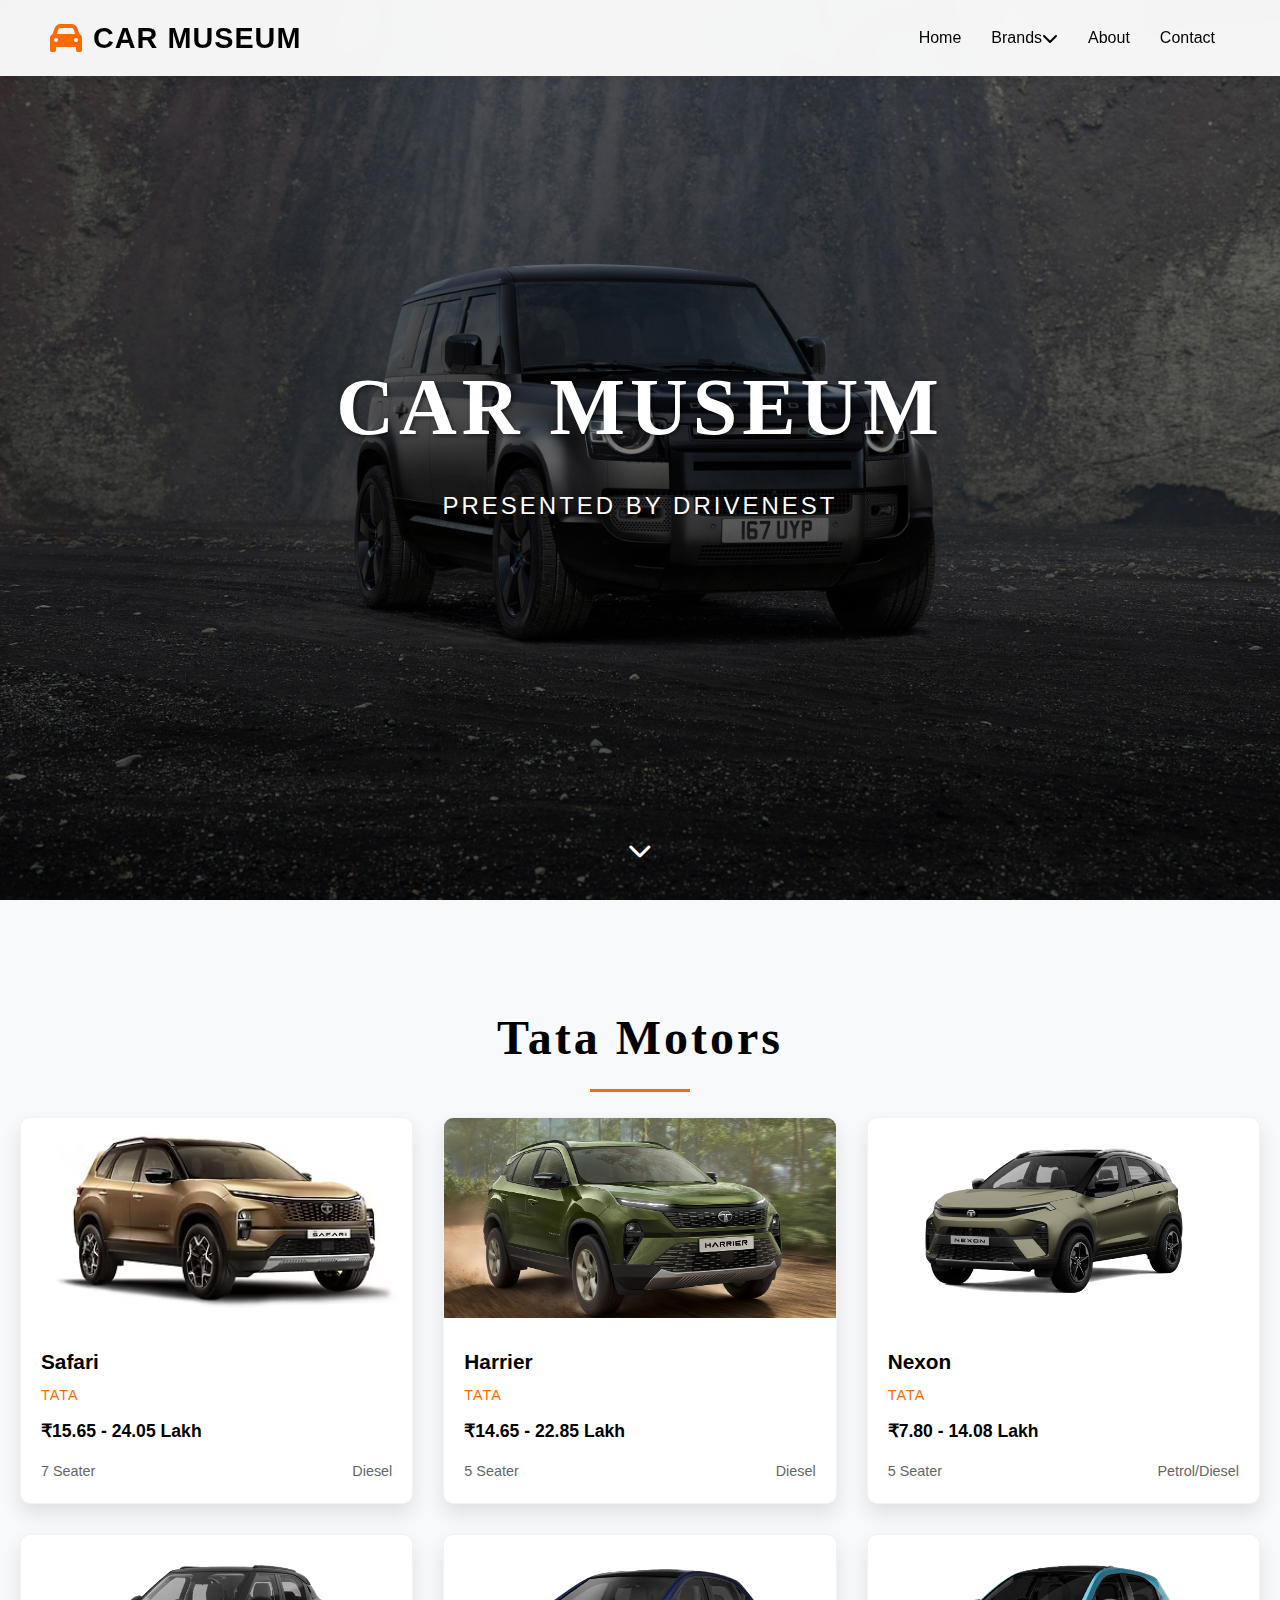
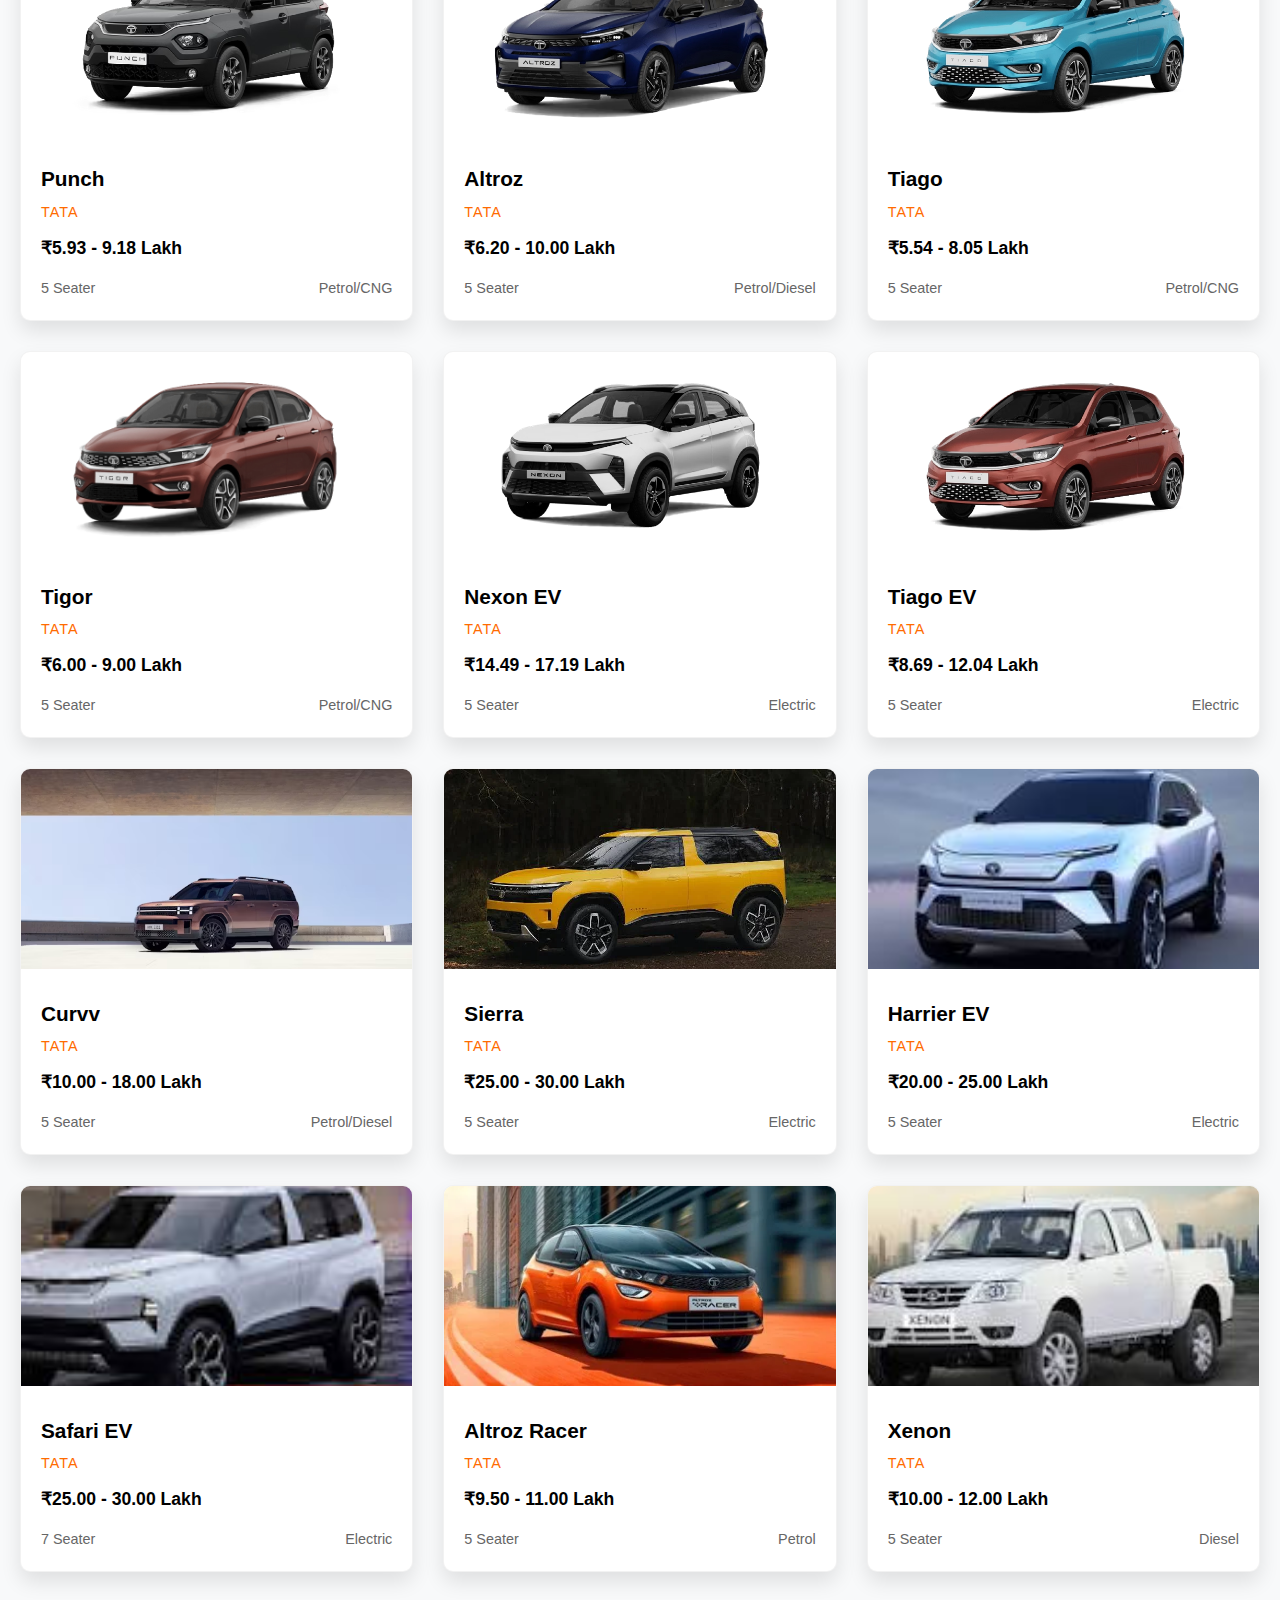
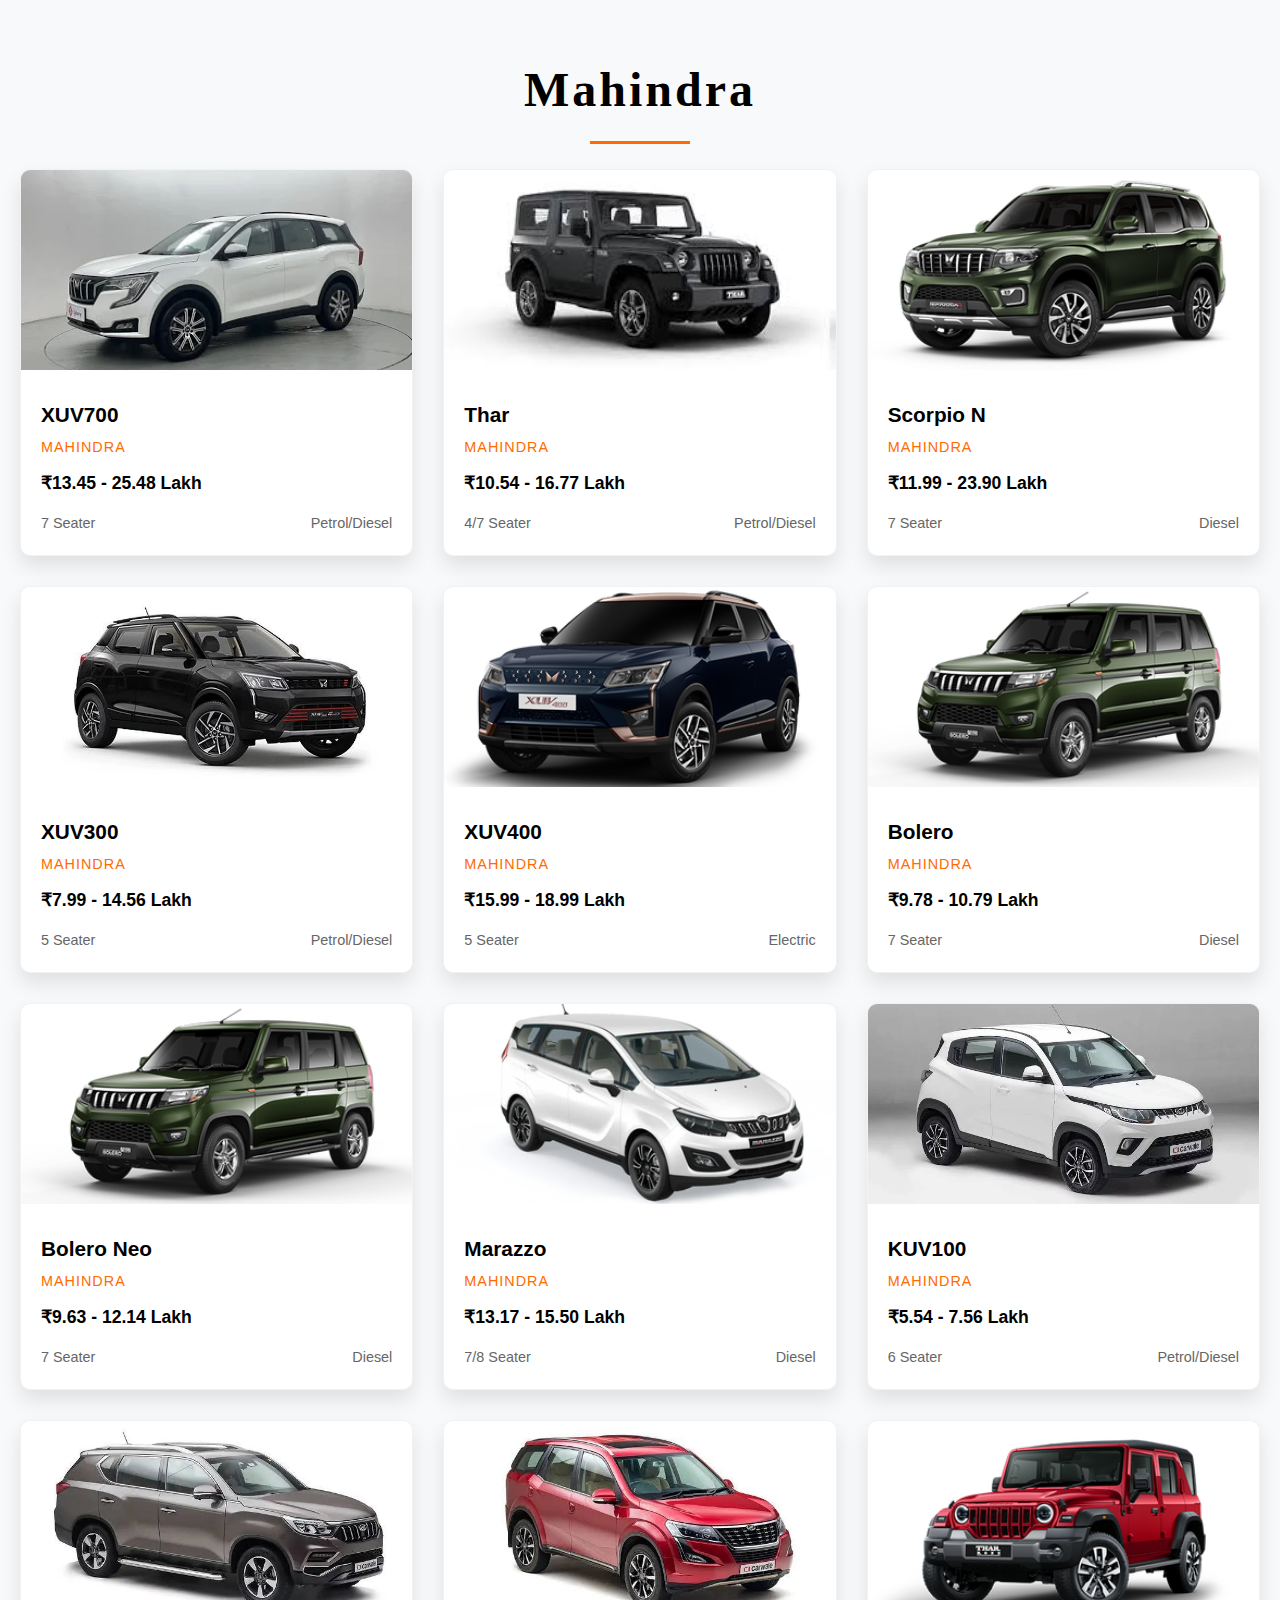
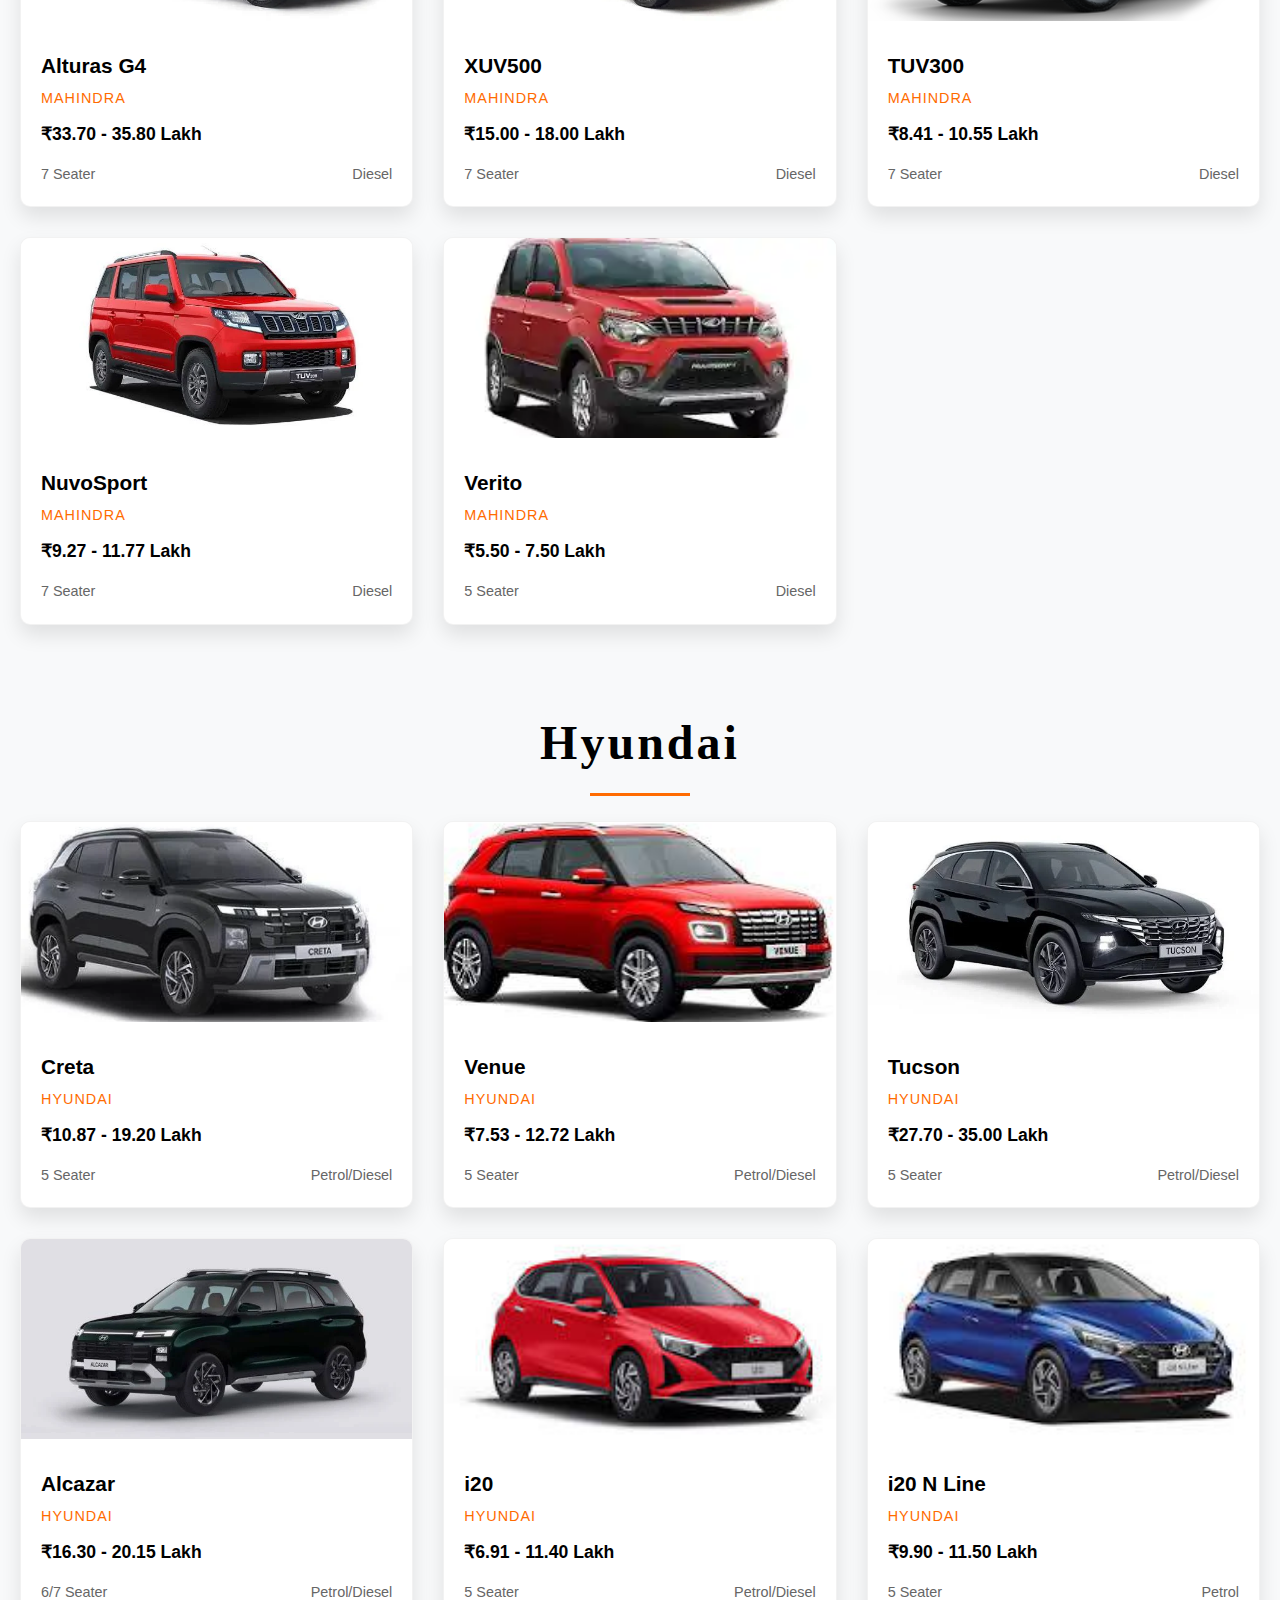
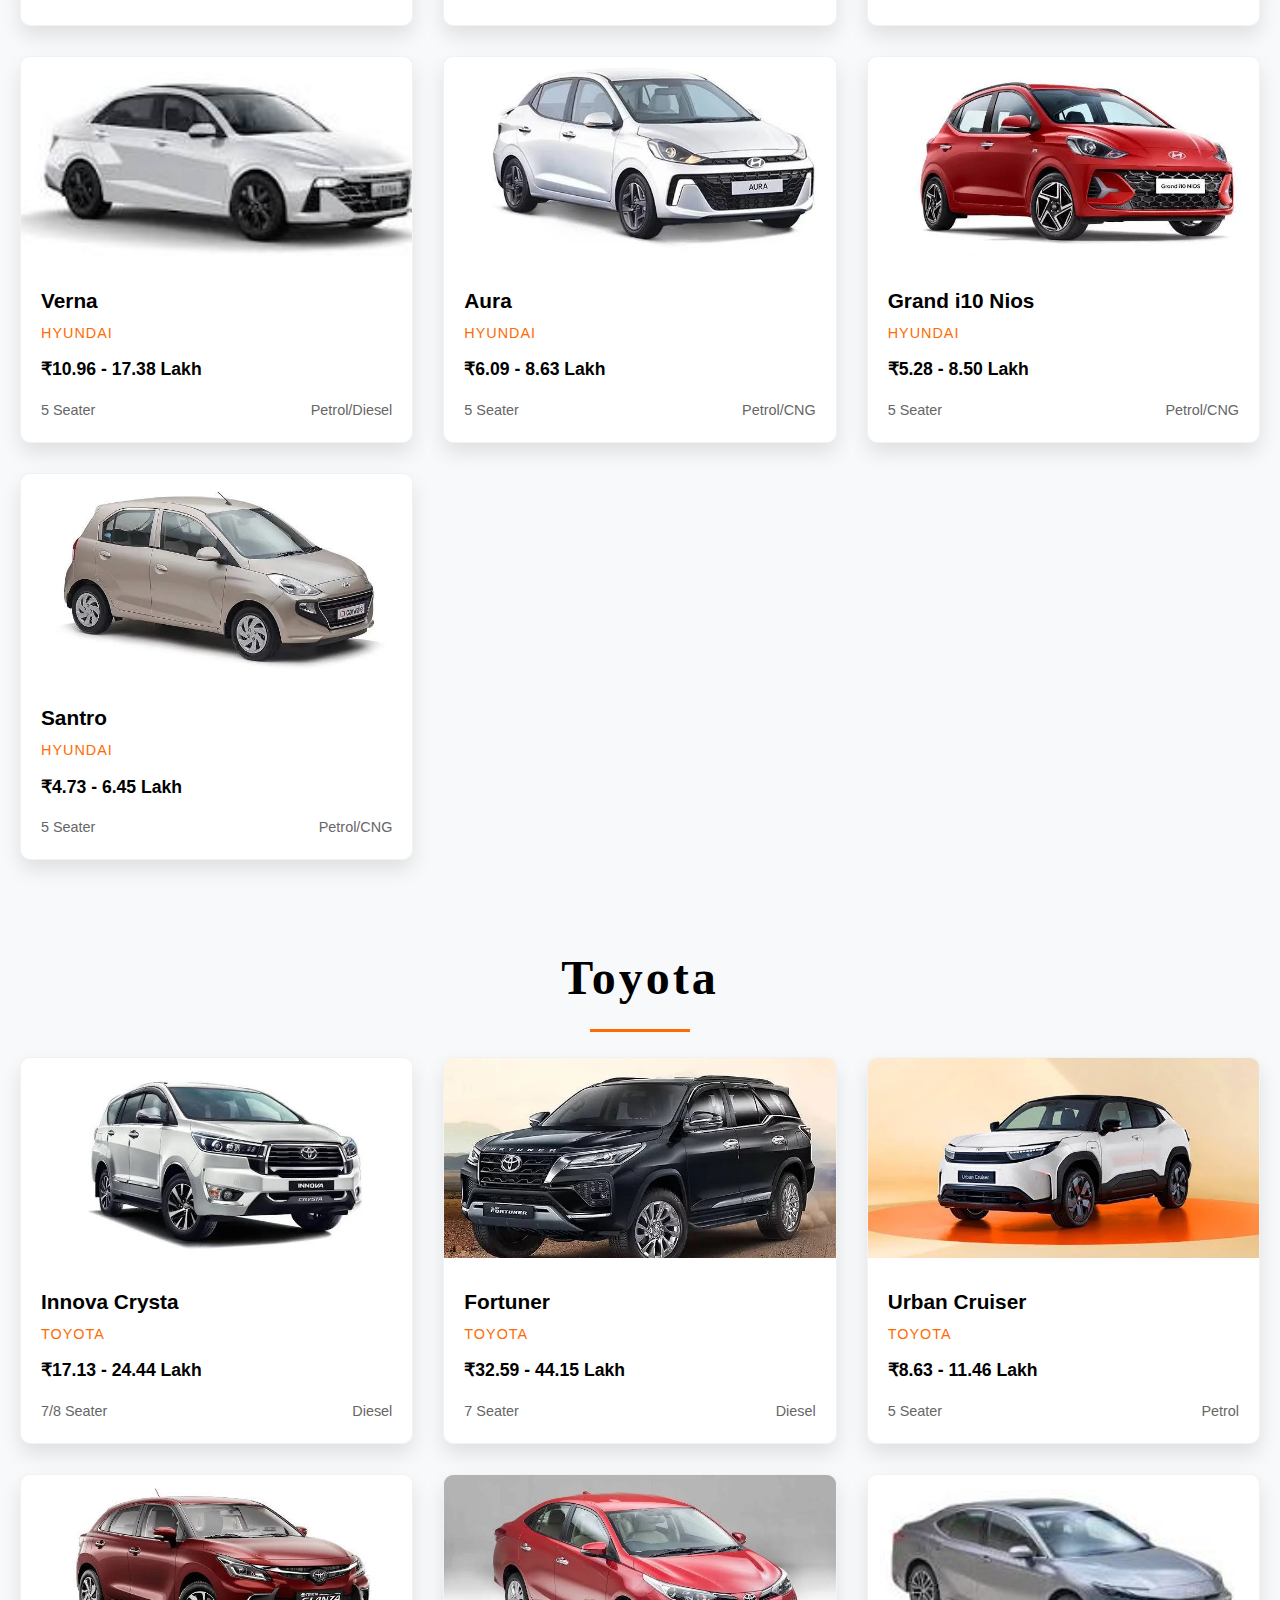
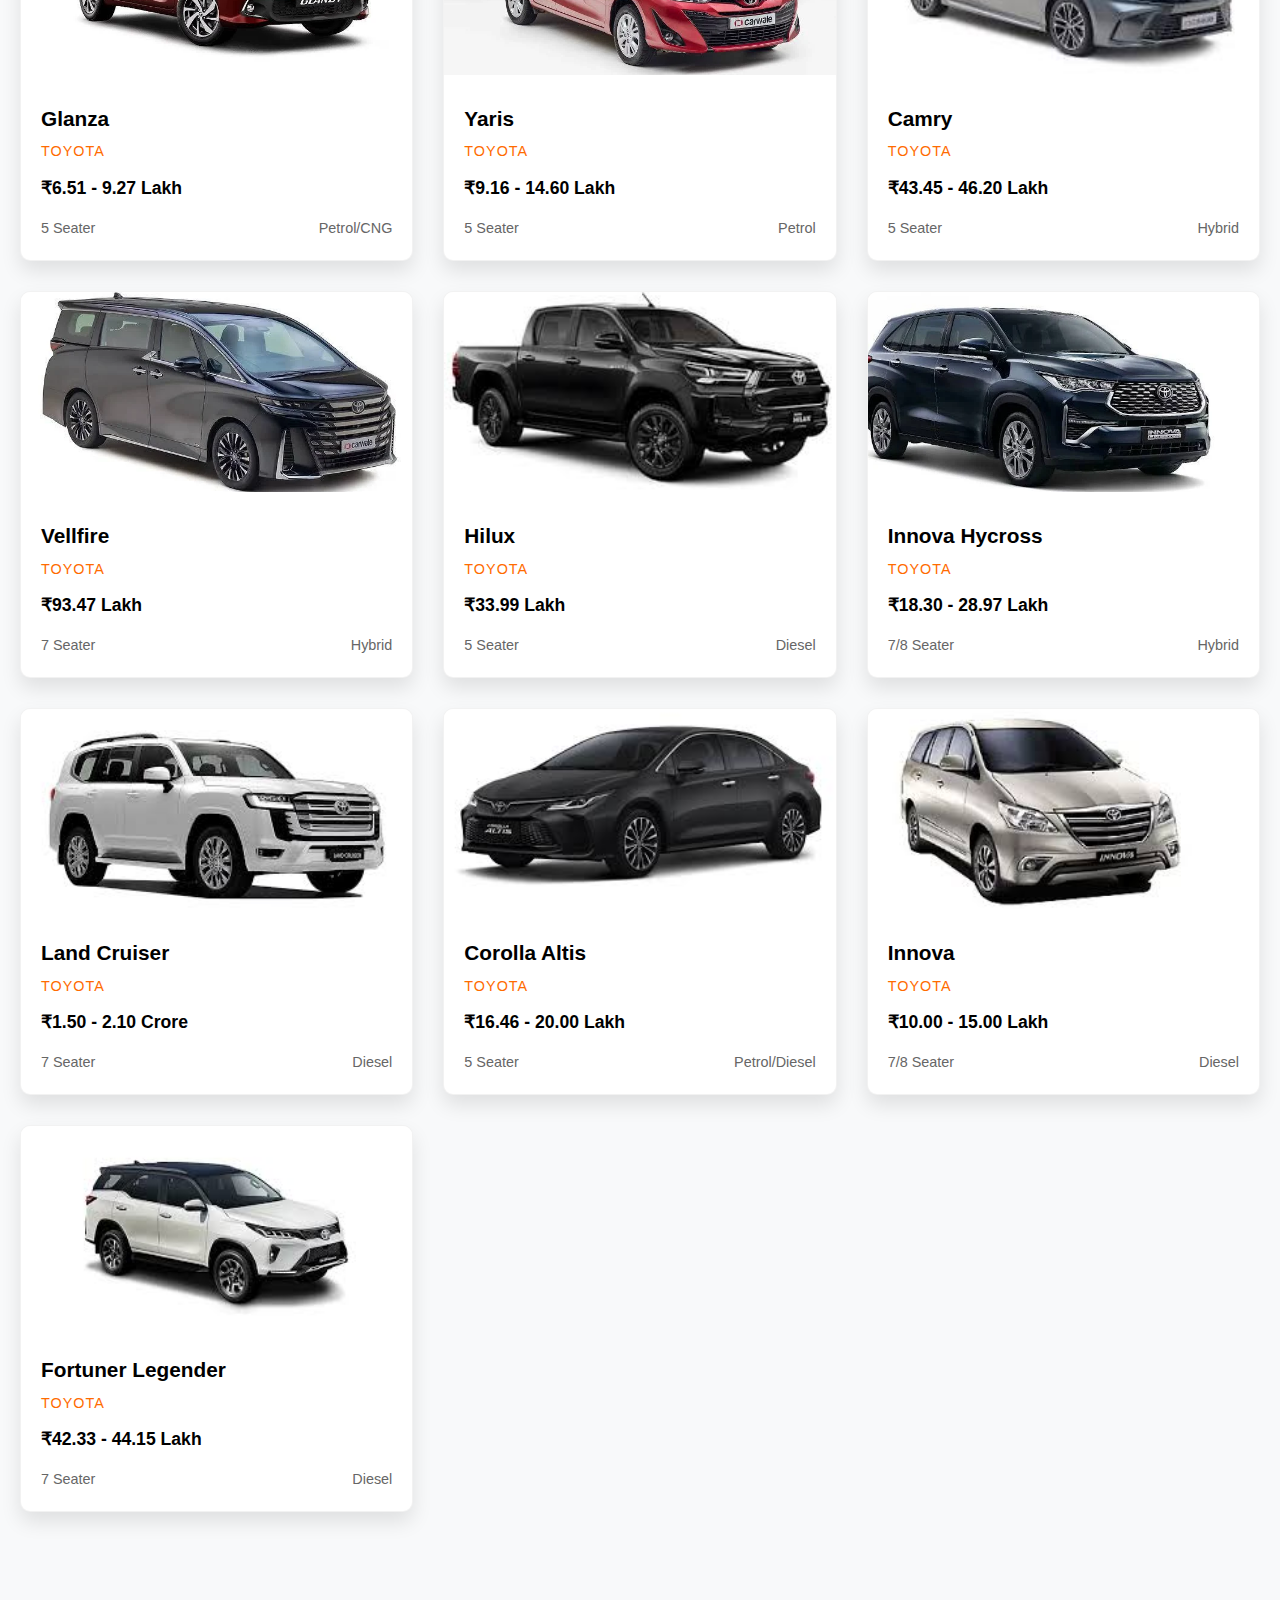
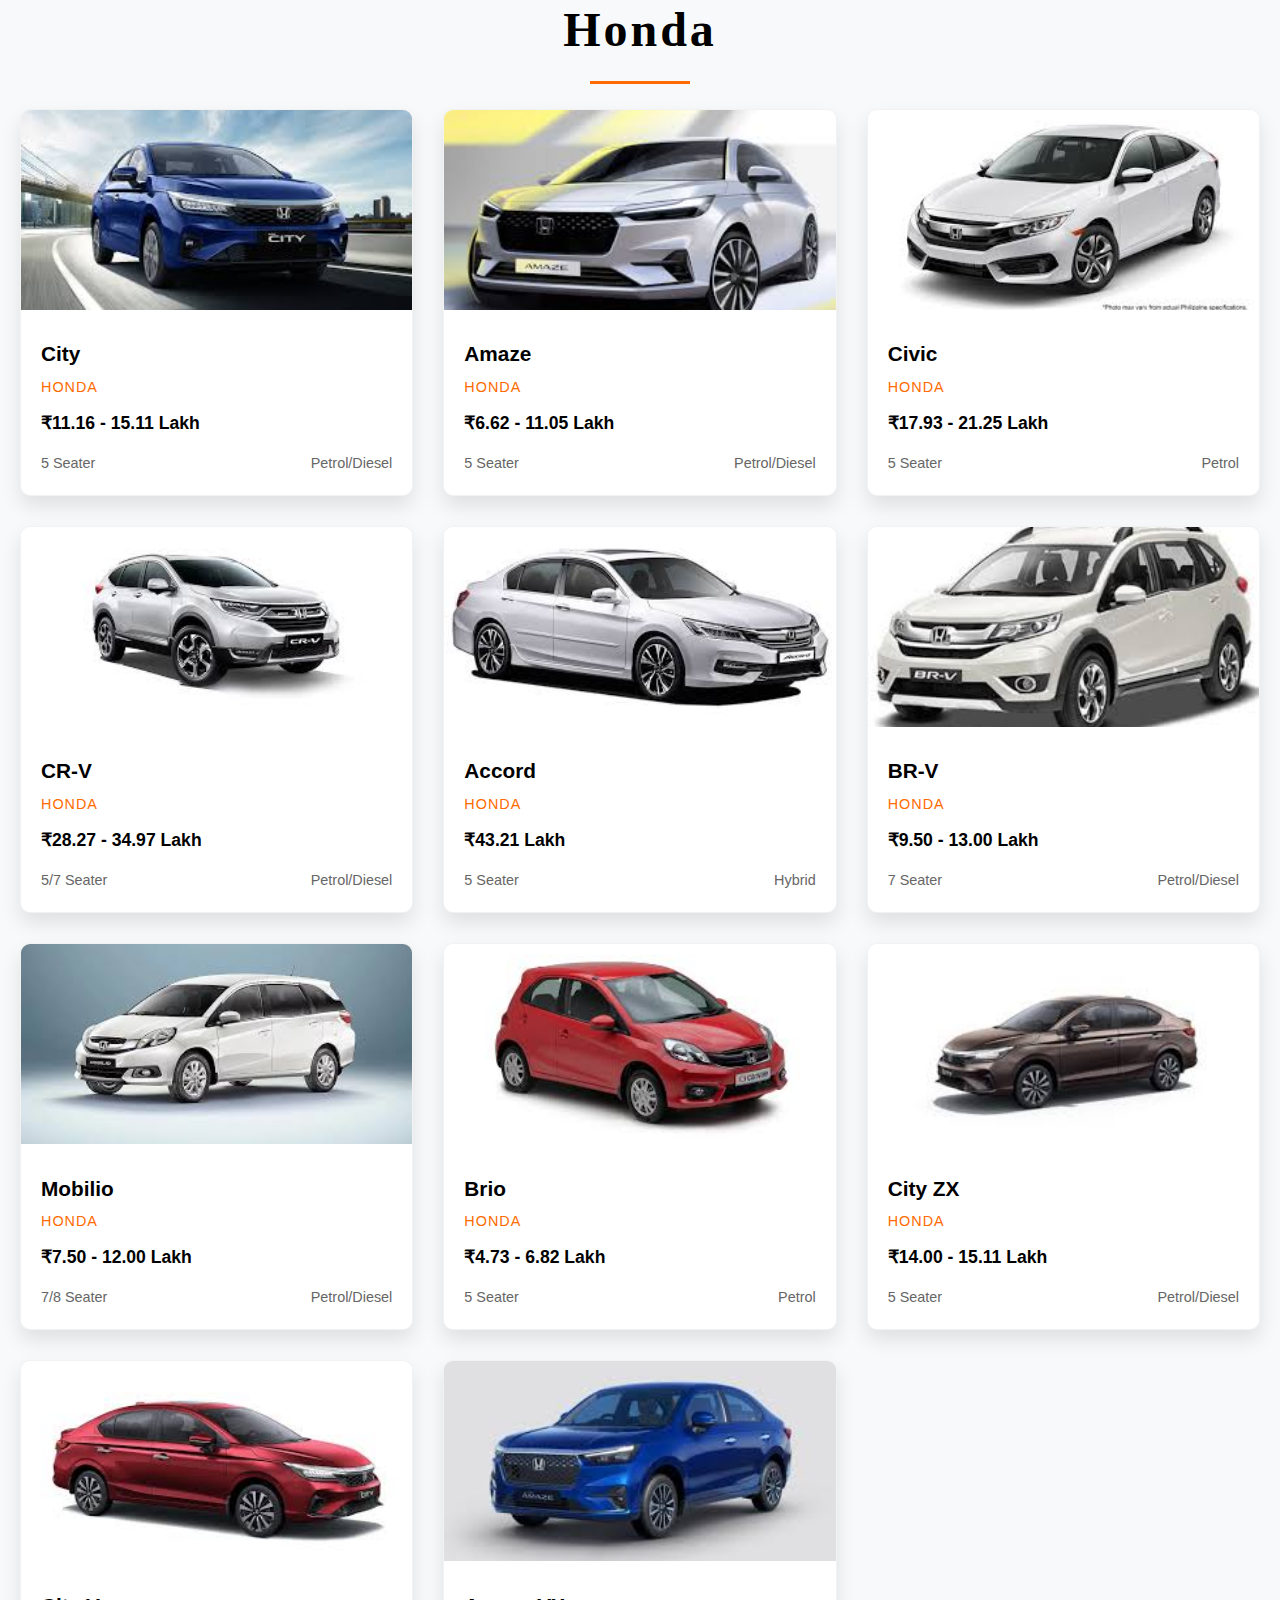
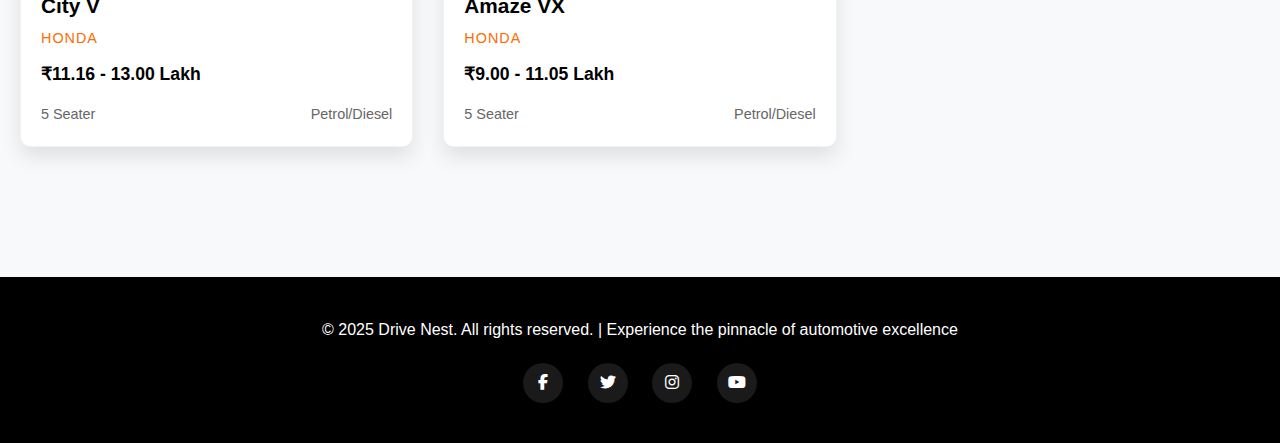
<file: xuv.html>
<!DOCTYPE html>
<html lang="en">
<head>
    <meta charset="UTF-8">
    <meta name="viewport" content="width=device-width, initial-scale=1.0">
    <title>Car Museum - Premium Automotive Experience</title>
    <link rel="stylesheet" href="https://cdnjs.cloudflare.com/ajax/libs/font-awesome/6.4.0/css/all.min.css">
    <style>
        /* Reset and Base Styles */
        * {
            margin: 0;
            padding: 0;
            box-sizing: border-box;
        }
        
        :root {
            --primary: #000000;
            --secondary: #ffffff;
            --accent: #FF6B00;
            --gray: #f5f5f5;
            --section-bg: #f8f9fa;
        }
        
        body {
            font-family: 'Inter', sans-serif;
            background-color: var(--section-bg);
            color: var(--primary);
            overflow-x: hidden;
            line-height: 1.6;
        }
        
        /* Navigation Bar */
        .navbar {
            position: fixed;
            top: 0;
            left: 0;
            width: 100%;
            padding: 15px 50px;
            background-color: rgba(255, 255, 255, 0.95);
            backdrop-filter: blur(10px);
            z-index: 1000;
            display: flex;
            justify-content: space-between;
            align-items: center;
            transition: all 0.3s ease;
            box-shadow: 0 2px 10px rgba(0, 0, 0, 0.1);
        }
        
        .logo {
            font-size: 1.8rem;
            font-weight: 700;
            letter-spacing: 1px;
            color: var(--primary);
            display: flex;
            align-items: center;
        }
        
        .logo i {
            margin-right: 10px;
            font-size: 2rem;
            color: var(--accent);
        }
        
        .nav-links {
            display: flex;
            list-style: none;
        }
        
        .nav-links li {
            position: relative;
            margin: 0 15px;
        }
        
        .nav-links a {
            text-decoration: none;
            color: var(--primary);
            font-weight: 500;
            transition: color 0.3s ease;
            display: flex;
            align-items: center;
        }
        
        .nav-links a:hover {
            color: var(--accent);
        }
        
        .dropdown {
            position: absolute;
            top: 100%;
            left: 0;
            width: 200px;
            background-color: var(--secondary);
            box-shadow: 0 5px 15px rgba(0, 0, 0, 0.1);
            border-radius: 5px;
            opacity: 0;
            visibility: hidden;
            transform: translateY(10px);
            transition: all 0.3s ease;
            z-index: 100;
        }
        
        .nav-links li:hover .dropdown {
            opacity: 1;
            visibility: visible;
            transform: translateY(0);
        }
        
        .dropdown li {
            margin: 0;
            padding: 10px 15px;
        }
        
        .dropdown li a {
            padding: 5px 0;
            border-bottom: 1px solid #f0f0f0;
        }
        
        .dropdown li:last-child a {
            border-bottom: none;
        }
        
        /* Hero Section */
        .hero {
            position: relative;
            height: 100vh;
            display: flex;
            flex-direction: column;
            justify-content: center;
            align-items: center;
            text-align: center;
            padding: 0 20px;
            background-image: url('1647841-3840x2160-desktop-4k-land-rover-defender-background.jpg');
            background-size: cover;
            background-position: center;
            background-attachment: fixed;
        }
        
        .hero::before {
            content: '';
            position: absolute;
            top: 0;
            left: 0;
            width: 100%;
            height: 100%;
            background: linear-gradient(rgba(0, 0, 0, 0.4), rgba(0, 0, 0, 0.6));
            z-index: 1;
        }
        
        .hero-content {
            position: relative;
            z-index: 2;
        }
        
        .hero-title {
            font-family: 'Playfair Display', serif;
            font-size: 5rem;
            font-weight: 900;
            letter-spacing: 5px;
            margin-bottom: 1rem;
            color: var(--secondary);
            text-shadow: 2px 2px 4px rgba(0, 0, 0, 0.5);
        }
        
        .hero-subtitle {
            font-size: 1.5rem;
            font-weight: 300;
            letter-spacing: 3px;
            text-transform: uppercase;
            margin-bottom: 2rem;
            color: var(--secondary);
            text-shadow: 1px 1px 2px rgba(0, 0, 0, 0.5);
        }
        
        .scroll-indicator {
            position: absolute;
            bottom: 30px;
            left: 50%;
            transform: translateX(-50%);
            color: var(--secondary);
            font-size: 1.5rem;
            animation: bounce 2s infinite;
            z-index: 2;
        }
        
        @keyframes bounce {
            0%, 20%, 50%, 80%, 100% {
                transform: translateX(-50%) translateY(0);
            }
            40% {
                transform: translateX(-50%) translateY(-20px);
            }
            60% {
                transform: translateX(-50%) translateY(-10px);
            }
        }
        
        /* Main Content */
        .main-content {
            padding: 100px 0 50px;
            background-color: var(--section-bg);
        }
        
        .container {
            max-width: 1400px;
            margin: 0 auto;
            padding: 0 20px;
        }
        
        .brand-section {
            margin-bottom: 80px;
            position: relative;
        }
        
        .brand-title {
            font-family: 'Playfair Display', serif;
            font-size: 3rem;
            font-weight: 700;
            margin-bottom: 40px;
            text-align: center;
            letter-spacing: 3px;
            position: relative;
            color: var(--primary);
        }
        
        .brand-title::after {
            content: '';
            position: absolute;
            bottom: -15px;
            left: 50%;
            transform: translateX(-50%);
            width: 100px;
            height: 3px;
            background-color: var(--accent);
        }
        
        /* Car Grid */
        .car-grid {
            display: grid;
            grid-template-columns: repeat(auto-fill, minmax(300px, 1fr));
            gap: 30px;
        }
        
        .car-card {
            background-color: var(--secondary);
            border-radius: 10px;
            overflow: hidden;
            box-shadow: 0 10px 20px rgba(0, 0, 0, 0.1);
            transition: transform 0.3s ease, box-shadow 0.3s ease;
            border: 1px solid rgba(0, 0, 0, 0.05);
        }
        
        .car-card:hover {
            transform: translateY(-10px);
            box-shadow: 0 15px 30px rgba(0, 0, 0, 0.15);
        }
        
        .car-image {
            width: 100%;
            height: 200px;
            object-fit: cover;
            transition: transform 0.5s ease;
        }
        
        .car-card:hover .car-image {
            transform: scale(1.05);
        }
        
        .car-info {
            padding: 20px;
        }
        
        .car-name {
            font-size: 1.3rem;
            font-weight: 700;
            margin-bottom: 5px;
            color: var(--primary);
        }
        
        .car-brand {
            font-size: 0.9rem;
            color: var(--accent);
            margin-bottom: 10px;
            text-transform: uppercase;
            letter-spacing: 1px;
        }
        
        .car-price {
            font-size: 1.1rem;
            font-weight: 600;
            color: var(--primary);
            margin-bottom: 15px;
        }
        
        .car-details {
            display: flex;
            justify-content: space-between;
            font-size: 0.9rem;
            color: #666;
        }
        
        /* Footer */
        .footer {
            background-color: var(--primary);
            color: var(--secondary);
            padding: 40px 0;
            text-align: center;
        }
        
        .footer p {
            margin-bottom: 10px;
        }
        
        .social-links {
            margin-top: 20px;
        }
        
        .social-links a {
            display: inline-block;
            width: 40px;
            height: 40px;
            line-height: 40px;
            text-align: center;
            background-color: rgba(255, 255, 255, 0.1);
            color: var(--secondary);
            border-radius: 50%;
            margin: 0 10px;
            transition: background-color 0.3s ease;
        }
        
        .social-links a:hover {
            background-color: var(--accent);
        }
        
        /* Responsive Design */
        @media (max-width: 768px) {
            .navbar {
                padding: 15px 20px;
            }
            
            .hero-title {
                font-size: 3rem;
            }
            
            .hero-subtitle {
                font-size: 1.2rem;
            }
            
            .nav-links {
                display: none;
            }
            
            .brand-title {
                font-size: 2rem;
            }
            
            .car-grid {
                grid-template-columns: repeat(auto-fill, minmax(250px, 1fr));
                gap: 20px;
            }
            
            .car-image {
                height: 180px;
            }
        }
        
        @media (max-width: 480px) {
            .car-grid {
                grid-template-columns: 1fr;
            }
            
            .car-image {
                height: 200px;
            }
        }
    </style>
</head>
<body>
    <!-- Navigation Bar -->
    <nav class="navbar">
        <div class="logo">
            <i class="fas fa-car"></i>
            CAR MUSEUM
        </div>
        <ul class="nav-links">
            <li><a href="#home">Home</a></li>
            <li>
                <a href="#brands">Brands <i class="fas fa-chevron-down"></i></a>
                <ul class="dropdown">
                    <li><a href="#tata">Tata</a></li>
                    <li><a href="#mahindra">Mahindra</a></li>
                    <li><a href="#maruti">Maruti Suzuki</a></li>
                    <li><a href="#hyundai">Hyundai</a></li>
                    <li><a href="#toyota">Toyota</a></li>
                    <li><a href="#honda">Honda</a></li>
                    
                </ul>
            </li>
            <li><a href="#about">About</a></li>
            <li><a href="#contact">Contact</a></li>
        </ul>
    </nav>
    
    <!-- Hero Section -->
    <section class="hero" id="home">
        <div class="hero-content">
            <h1 class="hero-title">CAR MUSEUM</h1>
            <p class="hero-subtitle">Presented By Drivenest</p>
        </div>
        <div class="scroll-indicator">
            <i class="fas fa-chevron-down"></i>
        </div>
    </section>
    
    <!-- Main Content -->
    <div class="main-content">
        <div class="container">
            <!-- Tata Section -->
            <div class="brand-section bg-section-1" id="tata">
    <h2 class="brand-title">Tata Motors</h2>
    <div class="car-grid">
        <!-- Tata Cars -->
        <div class="car-card">
            <img src="t1.avif" alt="Tata Safari" class="car-image">
            <div class="car-info">
                <h3 class="car-name">Safari</h3>
                <p class="car-brand">Tata</p>
                <div class="car-price">₹15.65 - 24.05 Lakh</div>
                <div class="car-details">
                    <span>7 Seater</span>
                    <span>Diesel</span>
                </div>
            </div>
        </div>
        
        <div class="car-card">
            <img src="t2.avif" alt="Tata Harrier" class="car-image">
            <div class="car-info">
                <h3 class="car-name">Harrier</h3>
                <p class="car-brand">Tata</p>
                <div class="car-price">₹14.65 - 22.85 Lakh</div>
                <div class="car-details">
                    <span>5 Seater</span>
                    <span>Diesel</span>
                </div>
            </div>
        </div>
        
        <div class="car-card">
            <img src="t3.avif" alt="Tata Nexon" class="car-image">
            <div class="car-info">
                <h3 class="car-name">Nexon</h3>
                <p class="car-brand">Tata</p>
                <div class="car-price">₹7.80 - 14.08 Lakh</div>
                <div class="car-details">
                    <span>5 Seater</span>
                    <span>Petrol/Diesel</span>
                </div>
            </div>
        </div>
        
        <div class="car-card">
            <img src="t4.avif" alt="Tata Punch" class="car-image">
            <div class="car-info">
                <h3 class="car-name">Punch</h3>
                <p class="car-brand">Tata</p>
                <div class="car-price">₹5.93 - 9.18 Lakh</div>
                <div class="car-details">
                    <span>5 Seater</span>
                    <span>Petrol/CNG</span>
                </div>
            </div>
        </div>
        
        <div class="car-card">
            <img src="t5.avif" alt="Tata Altroz" class="car-image">
            <div class="car-info">
                <h3 class="car-name">Altroz</h3>
                <p class="car-brand">Tata</p>
                <div class="car-price">₹6.20 - 10.00 Lakh</div>
                <div class="car-details">
                    <span>5 Seater</span>
                    <span>Petrol/Diesel</span>
                </div>
            </div>
        </div>
        
        <div class="car-card">
            <img src="t6.avif" alt="Tata Tiago" class="car-image">
            <div class="car-info">
                <h3 class="car-name">Tiago</h3>
                <p class="car-brand">Tata</p>
                <div class="car-price">₹5.54 - 8.05 Lakh</div>
                <div class="car-details">
                    <span>5 Seater</span>
                    <span>Petrol/CNG</span>
                </div>
            </div>
        </div>
        
        <div class="car-card">
            <img src="t7.avif" alt="Tata Tigor" class="car-image">
            <div class="car-info">
                <h3 class="car-name">Tigor</h3>
                <p class="car-brand">Tata</p>
                <div class="car-price">₹6.00 - 9.00 Lakh</div>
                <div class="car-details">
                    <span>5 Seater</span>
                    <span>Petrol/CNG</span>
                </div>
            </div>
        </div>
        
        <div class="car-card">
            <img src="t8.avif" alt="Tata Nexon EV" class="car-image">
            <div class="car-info">
                <h3 class="car-name">Nexon EV</h3>
                <p class="car-brand">Tata</p>
                <div class="car-price">₹14.49 - 17.19 Lakh</div>
                <div class="car-details">
                    <span>5 Seater</span>
                    <span>Electric</span>
                </div>
            </div>
        </div>
        
        <div class="car-card">
            <img src="t9.avif" alt="Tata Tiago EV" class="car-image">
            <div class="car-info">
                <h3 class="car-name">Tiago EV</h3>
                <p class="car-brand">Tata</p>
                <div class="car-price">₹8.69 - 12.04 Lakh</div>
                <div class="car-details">
                    <span>5 Seater</span>
                    <span>Electric</span>
                </div>
            </div>
        </div>
        
        <div class="car-card">
            <img src="t10.avif" alt="Tata Curvv" class="car-image">
            <div class="car-info">
                <h3 class="car-name">Curvv</h3>
                <p class="car-brand">Tata</p>
                <div class="car-price">₹10.00 - 18.00 Lakh</div>
                <div class="car-details">
                    <span>5 Seater</span>
                    <span>Petrol/Diesel</span>
                </div>
            </div>
        </div>
        
        <div class="car-card">
            <img src="t11.avif" alt="Tata Sierra" class="car-image">
            <div class="car-info">
                <h3 class="car-name">Sierra</h3>
                <p class="car-brand">Tata</p>
                <div class="car-price">₹25.00 - 30.00 Lakh</div>
                <div class="car-details">
                    <span>5 Seater</span>
                    <span>Electric</span>
                </div>
            </div>
        </div>
        
        <div class="car-card">
            <img src="t12.avif" alt="Tata Harrier EV" class="car-image">
            <div class="car-info">
                <h3 class="car-name">Harrier EV</h3>
                <p class="car-brand">Tata</p>
                <div class="car-price">₹20.00 - 25.00 Lakh</div>
                <div class="car-details">
                    <span>5 Seater</span>
                    <span>Electric</span>
                </div>
            </div>
        </div>
        
        <div class="car-card">
            <img src="t13.avif" alt="Tata Safari EV" class="car-image">
            <div class="car-info">
                <h3 class="car-name">Safari EV</h3>
                <p class="car-brand">Tata</p>
                <div class="car-price">₹25.00 - 30.00 Lakh</div>
                <div class="car-details">
                    <span>7 Seater</span>
                    <span>Electric</span>
                </div>
            </div>
        </div>
        
        <div class="car-card">
            <img src="t14.avif" alt="Tata Altroz Racer" class="car-image">
            <div class="car-info">
                <h3 class="car-name">Altroz Racer</h3>
                <p class="car-brand">Tata</p>
                <div class="car-price">₹9.50 - 11.00 Lakh</div>
                <div class="car-details">
                    <span>5 Seater</span>
                    <span>Petrol</span>
                </div>
            </div>
        </div>
        <div class="car-card">
            <img src="t15.avif" alt="Tata Xenon" class="car-image">
            <div class="car-info">
                <h3 class="car-name">Xenon</h3>
                <p class="car-brand">Tata</p>
                <div class="car-price">₹10.00 - 12.00 Lakh</div>
                <div class="car-details">
                    <span>5 Seater</span>
                    <span>Diesel</span>
                </div>
            </div>
        </div>
    </div>
</div>
          <!-- Mahindra Section -->
<div class="brand-section bg-section-2" id="mahindra">
    <h2 class="brand-title">Mahindra</h2>
    <div class="car-grid">
        <!-- Mahindra Cars -->
        <div class="car-card">
            <img src="ma1.jpg" alt="Mahindra XUV700" class="car-image">
            <div class="car-info">
                <h3 class="car-name">XUV700</h3>
                <p class="car-brand">Mahindra</p>
                <div class="car-price">₹13.45 - 25.48 Lakh</div>
                <div class="car-details">
                    <span>7 Seater</span>
                    <span>Petrol/Diesel</span>
                </div>
            </div>
        </div>
        
        <div class="car-card">
            <img src="ma2.jpg" alt="Mahindra Thar" class="car-image">
            <div class="car-info">
                <h3 class="car-name">Thar</h3>
                <p class="car-brand">Mahindra</p>
                <div class="car-price">₹10.54 - 16.77 Lakh</div>
                <div class="car-details">
                    <span>4/7 Seater</span>
                    <span>Petrol/Diesel</span>
                </div>
            </div>
        </div>
        
        <div class="car-card">
            <img src="ma3.jpg" alt="Mahindra Scorpio N" class="car-image">
            <div class="car-info">
                <h3 class="car-name">Scorpio N</h3>
                <p class="car-brand">Mahindra</p>
                <div class="car-price">₹11.99 - 23.90 Lakh</div>
                <div class="car-details">
                    <span>7 Seater</span>
                    <span>Diesel</span>
                </div>
            </div>
        </div>
        
        <div class="car-card">
            <img src="ma4.jpg" alt="Mahindra XUV300" class="car-image">
            <div class="car-info">
                <h3 class="car-name">XUV300</h3>
                <p class="car-brand">Mahindra</p>
                <div class="car-price">₹7.99 - 14.56 Lakh</div>
                <div class="car-details">
                    <span>5 Seater</span>
                    <span>Petrol/Diesel</span>
                </div>
            </div>
        </div>
        
        <div class="car-card">
            <img src="ma5.jpg" alt="Mahindra XUV400" class="car-image">
            <div class="car-info">
                <h3 class="car-name">XUV400</h3>
                <p class="car-brand">Mahindra</p>
                <div class="car-price">₹15.99 - 18.99 Lakh</div>
                <div class="car-details">
                    <span>5 Seater</span>
                    <span>Electric</span>
                </div>
            </div>
        </div>
        
        <div class="car-card">
            <img src="ma6.jpg" alt="Mahindra Bolero" class="car-image">
            <div class="car-info">
                <h3 class="car-name">Bolero</h3>
                <p class="car-brand">Mahindra</p>
                <div class="car-price">₹9.78 - 10.79 Lakh</div>
                <div class="car-details">
                    <span>7 Seater</span>
                    <span>Diesel</span>
                </div>
            </div>
        </div>
        
        <div class="car-card">
            <img src="ma7.jpg" alt="Mahindra Bolero Neo" class="car-image">
            <div class="car-info">
                <h3 class="car-name">Bolero Neo</h3>
                <p class="car-brand">Mahindra</p>
                <div class="car-price">₹9.63 - 12.14 Lakh</div>
                <div class="car-details">
                    <span>7 Seater</span>
                    <span>Diesel</span>
                </div>
            </div>
        </div>
        
        <div class="car-card">
            <img src="ma18.jpg" alt="Mahindra Marazzo" class="car-image">
            <div class="car-info">
                <h3 class="car-name">Marazzo</h3>
                <p class="car-brand">Mahindra</p>
                <div class="car-price">₹13.17 - 15.50 Lakh</div>
                <div class="car-details">
                    <span>7/8 Seater</span>
                    <span>Diesel</span>
                </div>
            </div>
        </div>
        
        <div class="car-card">
            <img src="ma9.jpg" alt="Mahindra KUV100" class="car-image">
            <div class="car-info">
                <h3 class="car-name">KUV100</h3>
                <p class="car-brand">Mahindra</p>
                <div class="car-price">₹5.54 - 7.56 Lakh</div>
                <div class="car-details">
                    <span>6 Seater</span>
                    <span>Petrol/Diesel</span>
                </div>
            </div>
        </div>
        
        <div class="car-card">
            <img src="ma10.jpg" alt="Mahindra Alturas G4" class="car-image">
            <div class="car-info">
                <h3 class="car-name">Alturas G4</h3>
                <p class="car-brand">Mahindra</p>
                <div class="car-price">₹33.70 - 35.80 Lakh</div>
                <div class="car-details">
                    <span>7 Seater</span>
                    <span>Diesel</span>
                </div>
            </div>
        </div>
        
        <div class="car-card">
            <img src="ma11.jpg" alt="Mahindra XUV500" class="car-image">
            <div class="car-info">
                <h3 class="car-name">XUV500</h3>
                <p class="car-brand">Mahindra</p>
                <div class="car-price">₹15.00 - 18.00 Lakh</div>
                <div class="car-details">
                    <span>7 Seater</span>
                    <span>Diesel</span>
                </div>
            </div>
        </div>
        
        <div class="car-card">
            <img src="ma12.jpg" alt="Mahindra TUV300" class="car-image">
            <div class="car-info">
                <h3 class="car-name">TUV300</h3>
                <p class="car-brand">Mahindra</p>
                <div class="car-price">₹8.41 - 10.55 Lakh</div>
                <div class="car-details">
                    <span>7 Seater</span>
                    <span>Diesel</span>
                </div>
            </div>
        </div>
        
        <div class="car-card">
            <img src="ma13.jpg" alt="Mahindra NuvoSport" class="car-image">
            <div class="car-info">
                <h3 class="car-name">NuvoSport</h3>
                <p class="car-brand">Mahindra</p>
                <div class="car-price">₹9.27 - 11.77 Lakh</div>
                <div class="car-details">
                    <span>7 Seater</span>
                    <span>Diesel</span>
                </div>
            </div>
        </div>
        
        <div class="car-card">
            <img src="ma14.jpg" alt="Mahindra Verito" class="car-image">
            <div class="car-info">
                <h3 class="car-name">Verito</h3>
                <p class="car-brand">Mahindra</p>
                <div class="car-price">₹5.50 - 7.50 Lakh</div>
                <div class="car-details">
                    <span>5 Seater</span>
                    <span>Diesel</span>
                </div>
            </div>
        </div>
    </div>
</div>
            
            <!-- Hyundai Section -->
<div class="brand-section bg-section-4" id="hyundai">
    <h2 class="brand-title">Hyundai</h2>
    <div class="car-grid">
        <!-- Hyundai Cars -->
        <div class="car-card">
            <img src="h1.jpg" alt="Hyundai Creta" class="car-image">
            <div class="car-info">
                <h3 class="car-name">Creta</h3>
                <p class="car-brand">Hyundai</p>
                <div class="car-price">₹10.87 - 19.20 Lakh</div>
                <div class="car-details">
                    <span>5 Seater</span>
                    <span>Petrol/Diesel</span>
                </div>
            </div>
        </div>
        
        <div class="car-card">
            <img src="h2.jpg" alt="Hyundai Venue" class="car-image">
            <div class="car-info">
                <h3 class="car-name">Venue</h3>
                <p class="car-brand">Hyundai</p>
                <div class="car-price">₹7.53 - 12.72 Lakh</div>
                <div class="car-details">
                    <span>5 Seater</span>
                    <span>Petrol/Diesel</span>
                </div>
            </div>
        </div>
        
        <div class="car-card">
            <img src="h3.jpg" alt="Hyundai Tucson" class="car-image">
            <div class="car-info">
                <h3 class="car-name">Tucson</h3>
                <p class="car-brand">Hyundai</p>
                <div class="car-price">₹27.70 - 35.00 Lakh</div>
                <div class="car-details">
                    <span>5 Seater</span>
                    <span>Petrol/Diesel</span>
                </div>
            </div>
        </div>
        
        <div class="car-card">
            <img src="h4.jpg" alt="Hyundai Alcazar" class="car-image">
            <div class="car-info">
                <h3 class="car-name">Alcazar</h3>
                <p class="car-brand">Hyundai</p>
                <div class="car-price">₹16.30 - 20.15 Lakh</div>
                <div class="car-details">
                    <span>6/7 Seater</span>
                    <span>Petrol/Diesel</span>
                </div>
            </div>
        </div>
        
        <div class="car-card">
            <img src="h5.jpg" alt="Hyundai i20" class="car-image">
            <div class="car-info">
                <h3 class="car-name">i20</h3>
                <p class="car-brand">Hyundai</p>
                <div class="car-price">₹6.91 - 11.40 Lakh</div>
                <div class="car-details">
                    <span>5 Seater</span>
                    <span>Petrol/Diesel</span>
                </div>
            </div>
        </div>
        
        <div class="car-card">
            <img src="h6.jpg" alt="Hyundai i20 N Line" class="car-image">
            <div class="car-info">
                <h3 class="car-name">i20 N Line</h3>
                <p class="car-brand">Hyundai</p>
                <div class="car-price">₹9.90 - 11.50 Lakh</div>
                <div class="car-details">
                    <span>5 Seater</span>
                    <span>Petrol</span>
                </div>
            </div>
        </div>
        
        <div class="car-card">
            <img src="h7.jpg" alt="Hyundai Verna" class="car-image">
            <div class="car-info">
                <h3 class="car-name">Verna</h3>
                <p class="car-brand">Hyundai</p>
                <div class="car-price">₹10.96 - 17.38 Lakh</div>
                <div class="car-details">
                    <span>5 Seater</span>
                    <span>Petrol/Diesel</span>
                </div>
            </div>
        </div>
        
        <div class="car-card">
            <img src="h8.jpg" alt="Hyundai Aura" class="car-image">
            <div class="car-info">
                <h3 class="car-name">Aura</h3>
                <p class="car-brand">Hyundai</p>
                <div class="car-price">₹6.09 - 8.63 Lakh</div>
                <div class="car-details">
                    <span>5 Seater</span>
                    <span>Petrol/CNG</span>
                </div>
            </div>
        </div>
        
        <div class="car-card">
            <img src="h9.jpg" alt="Hyundai Grand i10 Nios" class="car-image">
            <div class="car-info">
                <h3 class="car-name">Grand i10 Nios</h3>
                <p class="car-brand">Hyundai</p>
                <div class="car-price">₹5.28 - 8.50 Lakh</div>
                <div class="car-details">
                    <span>5 Seater</span>
                    <span>Petrol/CNG</span>
                </div>
            </div>
        </div>
        
        <div class="car-card">
            <img src="h10.jpg" alt="Hyundai Santro" class="car-image">
            <div class="car-info">
                <h3 class="car-name">Santro</h3>
                <p class="car-brand">Hyundai</p>
                <div class="car-price">₹4.73 - 6.45 Lakh</div>
                <div class="car-details">
                    <span>5 Seater</span>
                    <span>Petrol/CNG</span>
                </div>
            </div>
        </div>
    </div>
</div>
            
            
            
            <!-- Toyota Section -->
<div class="brand-section bg-section-6" id="toyota">
    <h2 class="brand-title">Toyota</h2>
    <div class="car-grid">
        <!-- Toyota Cars -->
        <div class="car-card">
            <img src="ts1.jpg" alt="Toyota Innova Crysta" class="car-image">
            <div class="car-info">
                <h3 class="car-name">Innova Crysta</h3>
                <p class="car-brand">Toyota</p>
                <div class="car-price">₹17.13 - 24.44 Lakh</div>
                <div class="car-details">
                    <span>7/8 Seater</span>
                    <span>Diesel</span>
                </div>
            </div>
        </div>
        
        <div class="car-card">
            <img src="ts2.jpg" alt="Toyota Fortuner" class="car-image">
            <div class="car-info">
                <h3 class="car-name">Fortuner</h3>
                <p class="car-brand">Toyota</p>
                <div class="car-price">₹32.59 - 44.15 Lakh</div>
                <div class="car-details">
                    <span>7 Seater</span>
                    <span>Diesel</span>
                </div>
            </div>
        </div>
        
        <div class="car-card">
            <img src="ts3.jpg" alt="Toyota Urban Cruiser" class="car-image">
            <div class="car-info">
                <h3 class="car-name">Urban Cruiser</h3>
                <p class="car-brand">Toyota</p>
                <div class="car-price">₹8.63 - 11.46 Lakh</div>
                <div class="car-details">
                    <span>5 Seater</span>
                    <span>Petrol</span>
                </div>
            </div>
        </div>
        
        <div class="car-card">
            <img src="ts4.jpg" alt="Toyota Glanza" class="car-image">
            <div class="car-info">
                <h3 class="car-name">Glanza</h3>
                <p class="car-brand">Toyota</p>
                <div class="car-price">₹6.51 - 9.27 Lakh</div>
                <div class="car-details">
                    <span>5 Seater</span>
                    <span>Petrol/CNG</span>
                </div>
            </div>
        </div>
        
        <div class="car-card">
            <img src="ts5.jpg" alt="Toyota Yaris" class="car-image">
            <div class="car-info">
                <h3 class="car-name">Yaris</h3>
                <p class="car-brand">Toyota</p>
                <div class="car-price">₹9.16 - 14.60 Lakh</div>
                <div class="car-details">
                    <span>5 Seater</span>
                    <span>Petrol</span>
                </div>
            </div>
        </div>
        
        <div class="car-card">
            <img src="ts6.jpg" alt="Toyota Camry" class="car-image">
            <div class="car-info">
                <h3 class="car-name">Camry</h3>
                <p class="car-brand">Toyota</p>
                <div class="car-price">₹43.45 - 46.20 Lakh</div>
                <div class="car-details">
                    <span>5 Seater</span>
                    <span>Hybrid</span>
                </div>
            </div>
        </div>
        
        <div class="car-card">
            <img src="ts7.jpg" alt="Toyota Vellfire" class="car-image">
            <div class="car-info">
                <h3 class="car-name">Vellfire</h3>
                <p class="car-brand">Toyota</p>
                <div class="car-price">₹93.47 Lakh</div>
                <div class="car-details">
                    <span>7 Seater</span>
                    <span>Hybrid</span>
                </div>
            </div>
        </div>
        
        <div class="car-card">
            <img src="ts8.jpg" alt="Toyota Hilux" class="car-image">
            <div class="car-info">
                <h3 class="car-name">Hilux</h3>
                <p class="car-brand">Toyota</p>
                <div class="car-price">₹33.99 Lakh</div>
                <div class="car-details">
                    <span>5 Seater</span>
                    <span>Diesel</span>
                </div>
            </div>
        </div>
        
        <div class="car-card">
            <img src="ts9.jpg" alt="Toyota Innova Hycross" class="car-image">
            <div class="car-info">
                <h3 class="car-name">Innova Hycross</h3>
                <p class="car-brand">Toyota</p>
                <div class="car-price">₹18.30 - 28.97 Lakh</div>
                <div class="car-details">
                    <span>7/8 Seater</span>
                    <span>Hybrid</span>
                </div>
            </div>
        </div>
        
        <div class="car-card">
            <img src="ts10.jpg" alt="Toyota Land Cruiser" class="car-image">
            <div class="car-info">
                <h3 class="car-name">Land Cruiser</h3>
                <p class="car-brand">Toyota</p>
                <div class="car-price">₹1.50 - 2.10 Crore</div>
                <div class="car-details">
                    <span>7 Seater</span>
                    <span>Diesel</span>
                </div>
            </div>
        </div>
        
        <div class="car-card">
            <img src="ts11.jpg" alt="Toyota Corolla Altis" class="car-image">
            <div class="car-info">
                <h3 class="car-name">Corolla Altis</h3>
                <p class="car-brand">Toyota</p>
                <div class="car-price">₹16.46 - 20.00 Lakh</div>
                <div class="car-details">
                    <span>5 Seater</span>
                    <span>Petrol/Diesel</span>
                </div>
            </div>
        </div>
        <div class="car-card">
            <img src="ts12.jpg" alt="Toyota Innova" class="car-image">
            <div class="car-info">
                <h3 class="car-name">Innova</h3>
                <p class="car-brand">Toyota</p>
                <div class="car-price">₹10.00 - 15.00 Lakh</div>
                <div class="car-details">
                    <span>7/8 Seater</span>
                    <span>Diesel</span>
                </div>
            </div>
        </div>
        
        <div class="car-card">
            <img src="ts13.jpg" alt="Toyota Fortuner Legender" class="car-image">
            <div class="car-info">
                <h3 class="car-name">Fortuner Legender</h3>
                <p class="car-brand">Toyota</p>
                <div class="car-price">₹42.33 - 44.15 Lakh</div>
                <div class="car-details">
                    <span>7 Seater</span>
                    <span>Diesel</span>
                </div>
            </div>
        </div>
    </div>
</div>
            
            <!-- Honda Section -->
            <div class="brand-section bg-section-7" id="honda">
    <h2 class="brand-title">Honda</h2>
    <div class="car-grid">
        <!-- Honda Cars -->
        <div class="car-card">
            <img src="hh1.jpg" alt="Honda City" class="car-image">
            <div class="car-info">
                <h3 class="car-name">City</h3>
                <p class="car-brand">Honda</p>
                <div class="car-price">₹11.16 - 15.11 Lakh</div>
                <div class="car-details">
                    <span>5 Seater</span>
                    <span>Petrol/Diesel</span>
                </div>
            </div>
        </div>
        
        <div class="car-card">
            <img src="hh2.jpg" alt="Honda Amaze" class="car-image">
            <div class="car-info">
                <h3 class="car-name">Amaze</h3>
                <p class="car-brand">Honda</p>
                <div class="car-price">₹6.62 - 11.05 Lakh</div>
                <div class="car-details">
                    <span>5 Seater</span>
                    <span>Petrol/Diesel</span>
                </div>
            </div>
        </div>
        
        <div class="car-card">
            <img src="hh3.jpg" alt="Honda Civic" class="car-image">
            <div class="car-info">
                <h3 class="car-name">Civic</h3>
                <p class="car-brand">Honda</p>
                <div class="car-price">₹17.93 - 21.25 Lakh</div>
                <div class="car-details">
                    <span>5 Seater</span>
                    <span>Petrol</span>
                </div>
            </div>
        </div>
        
        <div class="car-card">
            <img src="hh4.jpg" alt="Honda CR-V" class="car-image">
            <div class="car-info">
                <h3 class="car-name">CR-V</h3>
                <p class="car-brand">Honda</p>
                <div class="car-price">₹28.27 - 34.97 Lakh</div>
                <div class="car-details">
                    <span>5/7 Seater</span>
                    <span>Petrol/Diesel</span>
                </div>
            </div>
        </div>
        
        <div class="car-card">
            <img src="hh5.jpg" alt="Honda Accord" class="car-image">
            <div class="car-info">
                <h3 class="car-name">Accord</h3>
                <p class="car-brand">Honda</p>
                <div class="car-price">₹43.21 Lakh</div>
                <div class="car-details">
                    <span>5 Seater</span>
                    <span>Hybrid</span>
                </div>
            </div>
        </div>
        
        <div class="car-card">
            <img src="hh6.jpg" alt="Honda BR-V" class="car-image">
            <div class="car-info">
                <h3 class="car-name">BR-V</h3>
                <p class="car-brand">Honda</p>
                <div class="car-price">₹9.50 - 13.00 Lakh</div>
                <div class="car-details">
                    <span>7 Seater</span>
                    <span>Petrol/Diesel</span>
                </div>
            </div>
        </div>
        
        <div class="car-card">
            <img src="hh7.jpg" alt="Honda Mobilio" class="car-image">
            <div class="car-info">
                <h3 class="car-name">Mobilio</h3>
                <p class="car-brand">Honda</p>
                <div class="car-price">₹7.50 - 12.00 Lakh</div>
                <div class="car-details">
                    <span>7/8 Seater</span>
                    <span>Petrol/Diesel</span>
                </div>
            </div>
        </div>
        
        <div class="car-card">
            <img src="hh8.jpg" alt="Honda Brio" class="car-image">
            <div class="car-info">
                <h3 class="car-name">Brio</h3>
                <p class="car-brand">Honda</p>
                <div class="car-price">₹4.73 - 6.82 Lakh</div>
                <div class="car-details">
                    <span>5 Seater</span>
                    <span>Petrol</span>
                </div>
            </div>
        </div>
        
        <div class="car-card">
            <img src="hh9.jpg" alt="Honda City ZX" class="car-image">
            <div class="car-info">
                <h3 class="car-name">City ZX</h3>
                <p class="car-brand">Honda</p>
                <div class="car-price">₹14.00 - 15.11 Lakh</div>
                <div class="car-details">
                    <span>5 Seater</span>
                    <span>Petrol/Diesel</span>
                </div>
            </div>
        </div>
        
        <div class="car-card">
            <img src="hh10.jpg" alt="Honda City V" class="car-image">
            <div class="car-info">
                <h3 class="car-name">City V</h3>
                <p class="car-brand">Honda</p>
                <div class="car-price">₹11.16 - 13.00 Lakh</div>
                <div class="car-details">
                    <span>5 Seater</span>
                    <span>Petrol/Diesel</span>
                </div>
            </div>
        </div>
        
        <div class="car-card">
            <img src="hh11.jpg" alt="Honda Amaze VX" class="car-image">
            <div class="car-info">
                <h3 class="car-name">Amaze VX</h3>
                <p class="car-brand">Honda</p>
                <div class="car-price">₹9.00 - 11.05 Lakh</div>
                <div class="car-details">
                    <span>5 Seater</span>
                    <span>Petrol/Diesel</span>
                </div>
            </div>
        </div>
    </div>
</div>
                    </div>
                </div>
            </div>
            
            
        </div>
    </div>
    
    <!-- Footer -->
    <footer class="footer">
        <p>&copy; 2025 Drive Nest. All rights reserved. | Experience the pinnacle of automotive excellence</p>
        <div class="social-links">
            <a href="#"><i class="fab fa-facebook-f"></i></a>
            <a href="#"><i class="fab fa-twitter"></i></a>
            <a href="#"><i class="fab fa-instagram"></i></a>
            <a href="#"><i class="fab fa-youtube"></i></a>
        </div>
    </footer>
</body>
</html>
</file>
